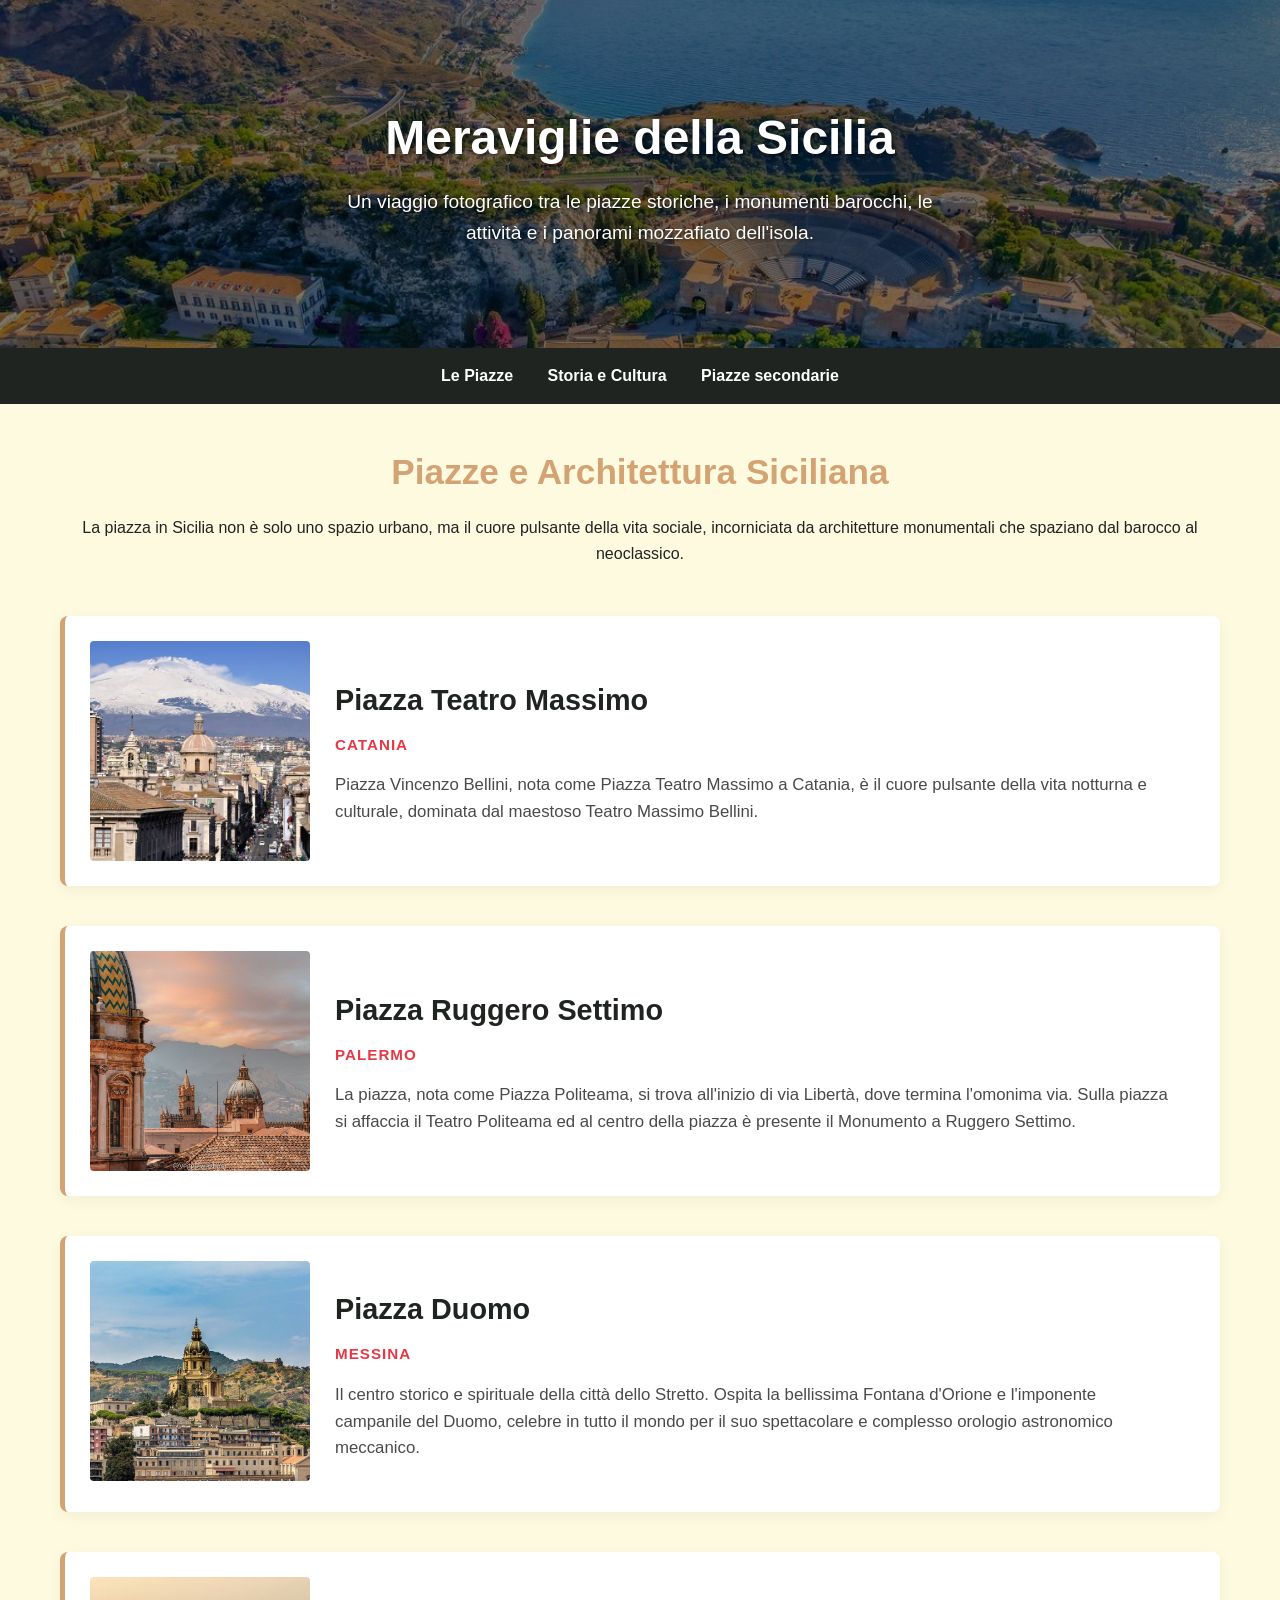
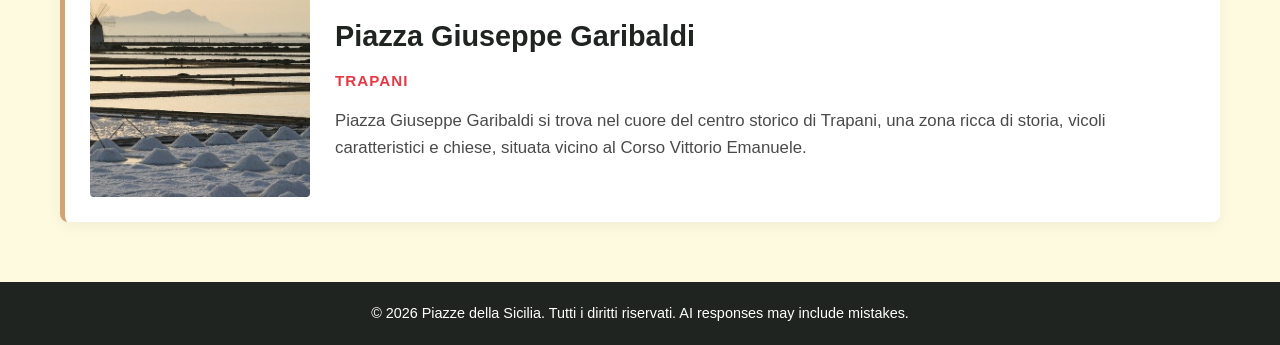
<file: index.html>
<!DOCTYPE html>
<html lang="it">
<head>
    <meta charset="UTF-8">
    <meta name="viewport" content="width=device-width, initial-scale=1.0">
    <link rel="stylesheet" href="style.css">
    <title>Le Piazze e i Tesori della Sicilia</title>
</head>
<body>

    <header>
        <h1>Meraviglie della Sicilia</h1>
        <p>Un viaggio fotografico tra le piazze storiche, i monumenti barocchi, le attività e i panorami mozzafiato dell'isola.</p>
    </header>

    <nav>
        <a href="#piazze">Le Piazze</a>
        <a href="storia_cultura.html">Storia e Cultura</a>
        <a href="piazze_secondarie.html">Piazze secondarie</a>
    </nav>

    <div class="container">
        <section class="intro">
            <h2>Piazze e Architettura Siciliana</h2>
            <p>La piazza in Sicilia non è solo uno spazio urbano, ma il cuore pulsante della vita sociale, incorniciata da architetture monumentali che spaziano dal barocco al neoclassico.</p>
        </section>

        <ul class="places-list" id="piazze">
            <li class="place-item">
                <a href="catania.html" class="card-link">
                  <img src="img/catania.jpg" alt="Piazza Teatro Massimo a Catania" class="place-img">
                    <div class="place-content">
                      <h3 class="place-title">Piazza Teatro Massimo</h3>
                      <p class="place-meta"><span class="meta-city">Catania</span></p>
                      <p class="place-desc">Piazza Vincenzo Bellini, nota come Piazza Teatro Massimo a Catania, è il cuore pulsante della vita notturna e culturale, dominata dal maestoso Teatro Massimo Bellini.</p>
                    </div>
                </a>
            </li>

            <li class="place-item">
                <a href="palermo.html" class="card-link">
                  <img src="img/palermo.jpg" alt="Piazza Ruggero Settimo a Palermo" class="place-img">
                    <div class="place-content">
                     <h3 class="place-title">Piazza Ruggero Settimo</h3>
                     <p class="place-meta"><span class="meta-city">Palermo</span></p>
                     <p class="place-desc">La piazza, nota come Piazza Politeama, si trova all'inizio di via Libertà, dove termina l'omonima via. Sulla piazza si affaccia il Teatro Politeama ed al centro della piazza è presente il Monumento a Ruggero Settimo.</p>
                    </div>   
                </a>
            </li>

            <li class="place-item">
                <a href="messina.html" class="card-link">
                   <img src="img/messina.jpg" alt="Piazza Duomo a Messina" class="place-img">
                    <div class="place-content">
                      <h3 class="place-title">Piazza Duomo</h3>
                      <p class="place-meta"><span class="meta-city">Messina</span></p>
                      <p class="place-desc">Il centro storico e spirituale della città dello Stretto. Ospita la bellissima Fontana d'Orione e l'imponente campanile del Duomo, celebre in tutto il mondo per il suo spettacolare e complesso orologio astronomico meccanico.</p>
                    </div>   
                </a>
            </li>

            <li class="place-item">
                <a href="trapani.html" class="card-link">
                   <img src="img/trapani.jpg" alt="Piazza Giuseppe Garibaldi a Trapani" class="place-img">
                    <div class="place-content">
                      <h3 class="place-title">Piazza Giuseppe Garibaldi</h3>
                      <p class="place-meta"><span class="meta-city">Trapani</span></p>
                      <p class="place-desc">Piazza Giuseppe Garibaldi si trova nel cuore del centro storico di Trapani, una zona ricca di storia, vicoli caratteristici e chiese, situata vicino al Corso Vittorio Emanuele.</p>
                    </div> 
                </a> 
            </li>
        </ul>
    </div>

    <footer>
        <p>&copy; 2026 Piazze della Sicilia. Tutti i diritti riservati. AI responses may include mistakes.</p>
    </footer>

</body>
</html>
</file>
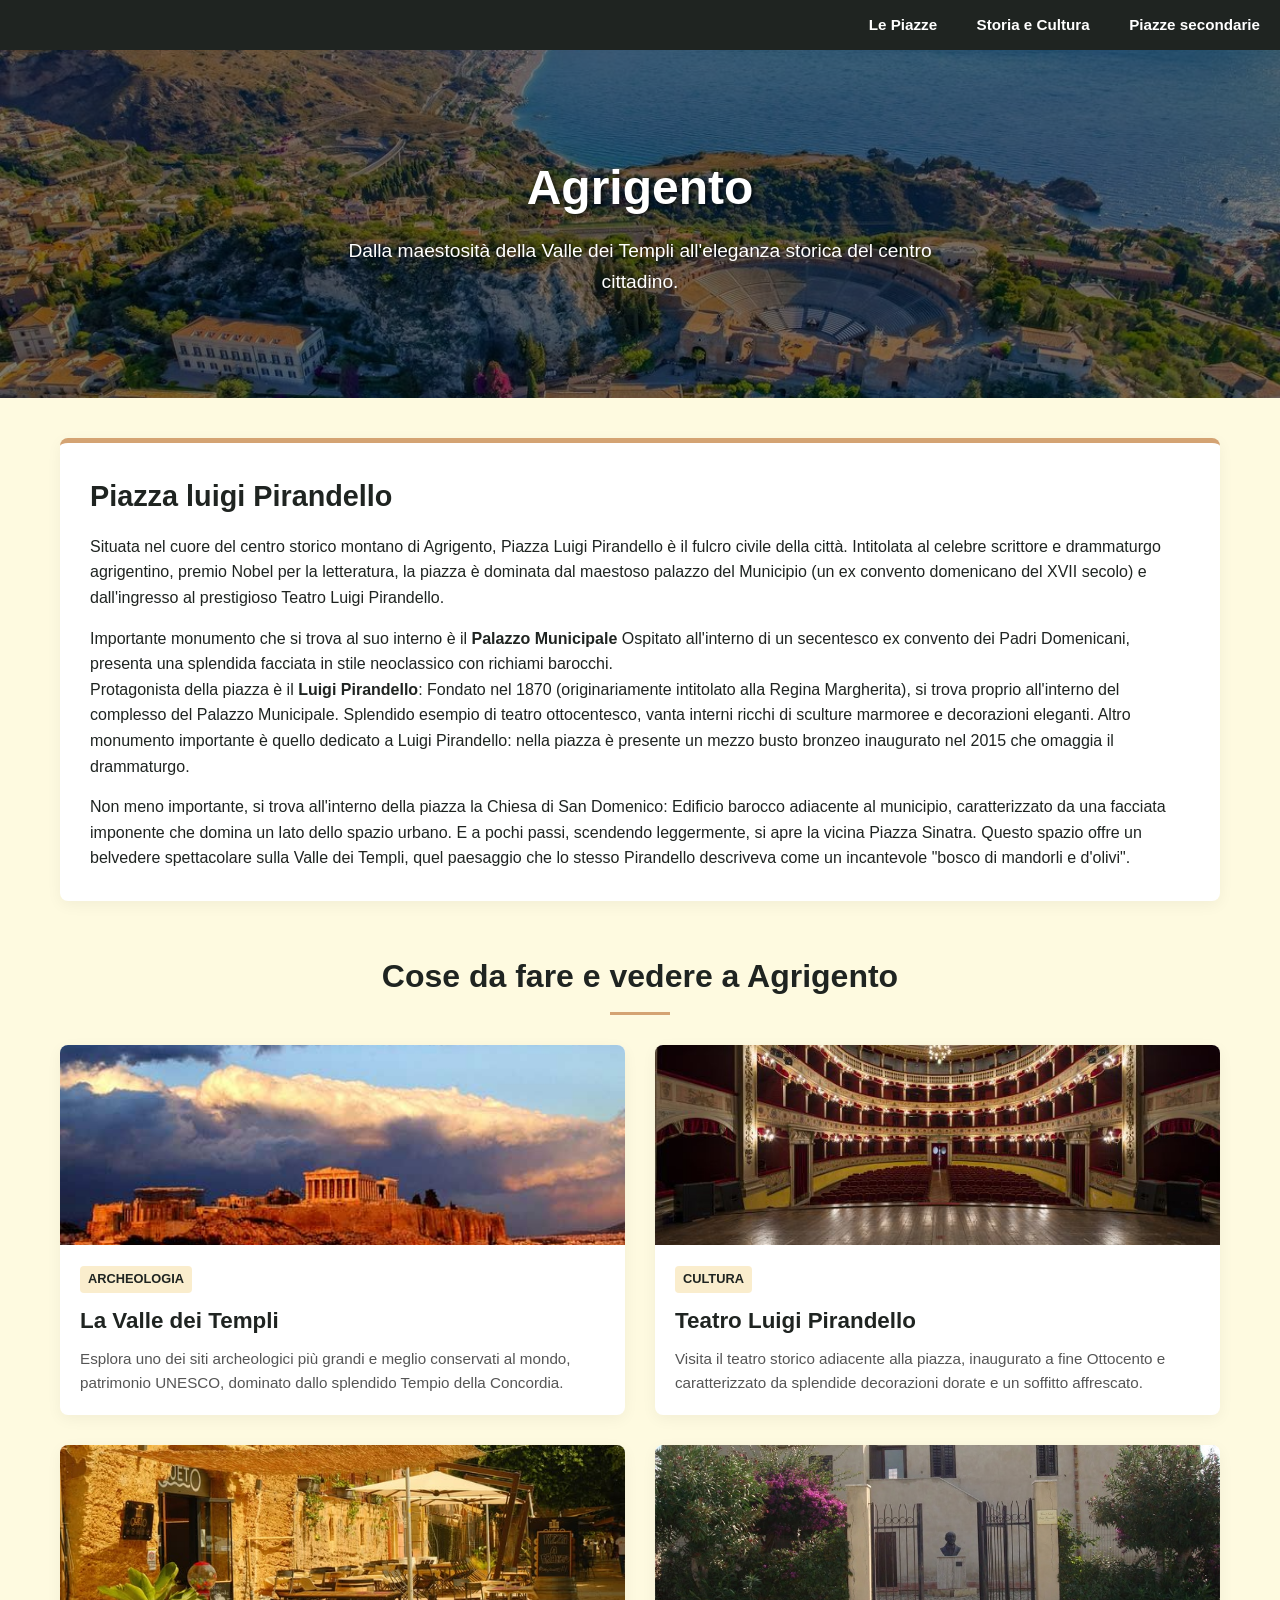
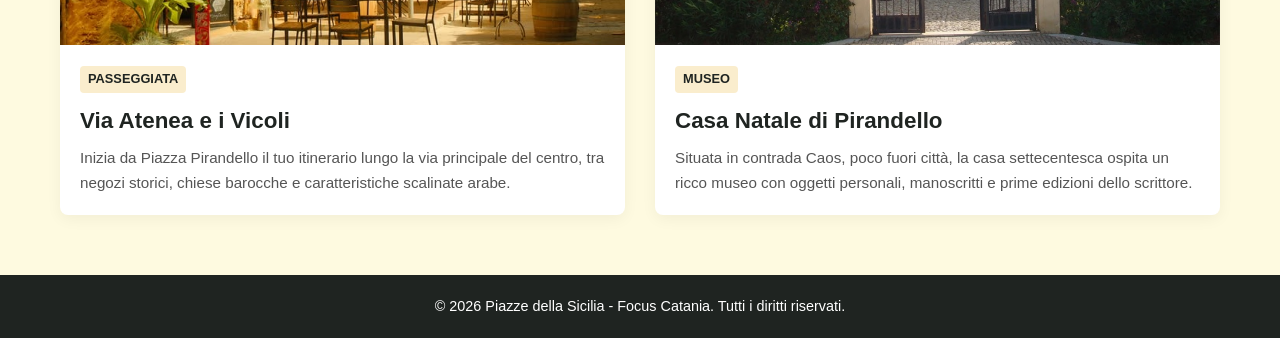
<file: agrigento.html>
<!DOCTYPE html>
<html lang="it">
<head>
    <meta charset="UTF-8">
    <meta name="viewport" content="width=device-width, initial-scale=1.0">
    <link rel="stylesheet" href="style.css">
    <title>Agrigento e Piazza Pirandello - Guida Turistica</title>
</head>
<body>

    <div class="back-nav">
        <a href="index.html">Le Piazze</a>
        <a href="storia_cultura.html">Storia e Cultura</a>
        <a href="piazze_secondarie.html">Piazze secondarie</a>
    </div>

    <header>
        <h1>Agrigento</h1>
        <p>Dalla maestosità della Valle dei Templi all'eleganza storica del centro cittadino.</p>
    </header>

    <div class="container">
        
        <article class="main-showcase">
            <h2>Piazza luigi Pirandello</h2>
            <p style="margin-bottom: 15px;">Situata nel cuore del centro storico montano di Agrigento, Piazza Luigi Pirandello è il fulcro civile della città. Intitolata al celebre scrittore e drammaturgo agrigentino, premio Nobel per la letteratura, la piazza è dominata dal maestoso palazzo del Municipio (un ex convento domenicano del XVII secolo) e dall'ingresso al prestigioso Teatro Luigi Pirandello.</p>
            <p>Importante monumento che si trova al suo interno è il <strong>Palazzo Municipale</strong> Ospitato all'interno di un secentesco ex convento dei Padri Domenicani, presenta una splendida facciata in stile neoclassico con richiami barocchi.</p>
            <p style="margin-bottom: 15px;">Protagonista della piazza è il <strong>Luigi Pirandello</strong>: Fondato nel 1870 (originariamente intitolato alla Regina Margherita), si trova proprio all'interno del complesso del Palazzo Municipale. Splendido esempio di teatro ottocentesco, vanta interni ricchi di sculture marmoree e decorazioni eleganti. Altro monumento importante è quello dedicato a Luigi Pirandello: nella piazza è presente un mezzo busto bronzeo inaugurato nel 2015 che omaggia il drammaturgo.</p>
            <p>Non meno importante, si trova all'interno della piazza la Chiesa di San Domenico: Edificio barocco adiacente al municipio, caratterizzato da una facciata imponente che domina un lato dello spazio urbano. E a pochi passi, scendendo leggermente, si apre la vicina Piazza Sinatra. Questo spazio offre un belvedere spettacolare sulla Valle dei Templi, quel paesaggio che lo stesso Pirandello descriveva come un incantevole "bosco di mandorli e d'olivi". </p>
        </article>

        <h2 class="section-title">Cose da fare e vedere a Agrigento</h2>
        
        <div class="activities-grid">
            
            <div class="activity-card">
                <img src="img/valle dei templi.jpg" alt="Tempio della Concordia nella Valle dei Templi" class="activity-img">
                <div class="activity-info">
                    <span class="activity-tag">Archeologia</span>
                    <h3>La Valle dei Templi</h3>
                    <p>Esplora uno dei siti archeologici più grandi e meglio conservati al mondo, patrimonio UNESCO, dominato dallo splendido Tempio della Concordia.</p>
                </div>
            </div>

            <div class="activity-card">
                <img src="img/teatro_luigi_pirandello.jpg" alt="Interno del Teatro Luigi Pirandello" class="activity-img">
                <div class="activity-info">
                    <span class="activity-tag">Cultura</span>
                    <h3>Teatro Luigi Pirandello</h3>
                    <p>Visita il teatro storico adiacente alla piazza, inaugurato a fine Ottocento e caratterizzato da splendide decorazioni dorate e un soffitto affrescato.</p>
                </div>
            </div>

            <div class="activity-card">
                <img src="img/via_atenea.jpg" alt="Scorcio di Via Atenea ad Agrigento" class="activity-img">
                <div class="activity-info">
                    <span class="activity-tag">Passeggiata</span>
                    <h3>Via Atenea e i Vicoli</h3>
                    <p>Inizia da Piazza Pirandello il tuo itinerario lungo la via principale del centro, tra negozi storici, chiese barocche e caratteristiche scalinate arabe.</p>
                </div>
            </div>

            <div class="activity-card">
                <img src="img/casa_pirandello.jpg" alt="Casa natale di Luigi Pirandello in contrada Caos" class="activity-img">
                <div class="activity-info">
                    <span class="activity-tag">Museo</span>
                    <h3>Casa Natale di Pirandello</h3>
                    <p>Situata in contrada Caos, poco fuori città, la casa settecentesca ospita un ricco museo con oggetti personali, manoscritti e prime edizioni dello scrittore.</p>
                </div>
            </div>

        </div>
    </div>

    <footer>
        <p>&copy; 2026 Piazze della Sicilia - Focus Catania. Tutti i diritti riservati.</p>
    </footer>

</body>
</html>
</file>
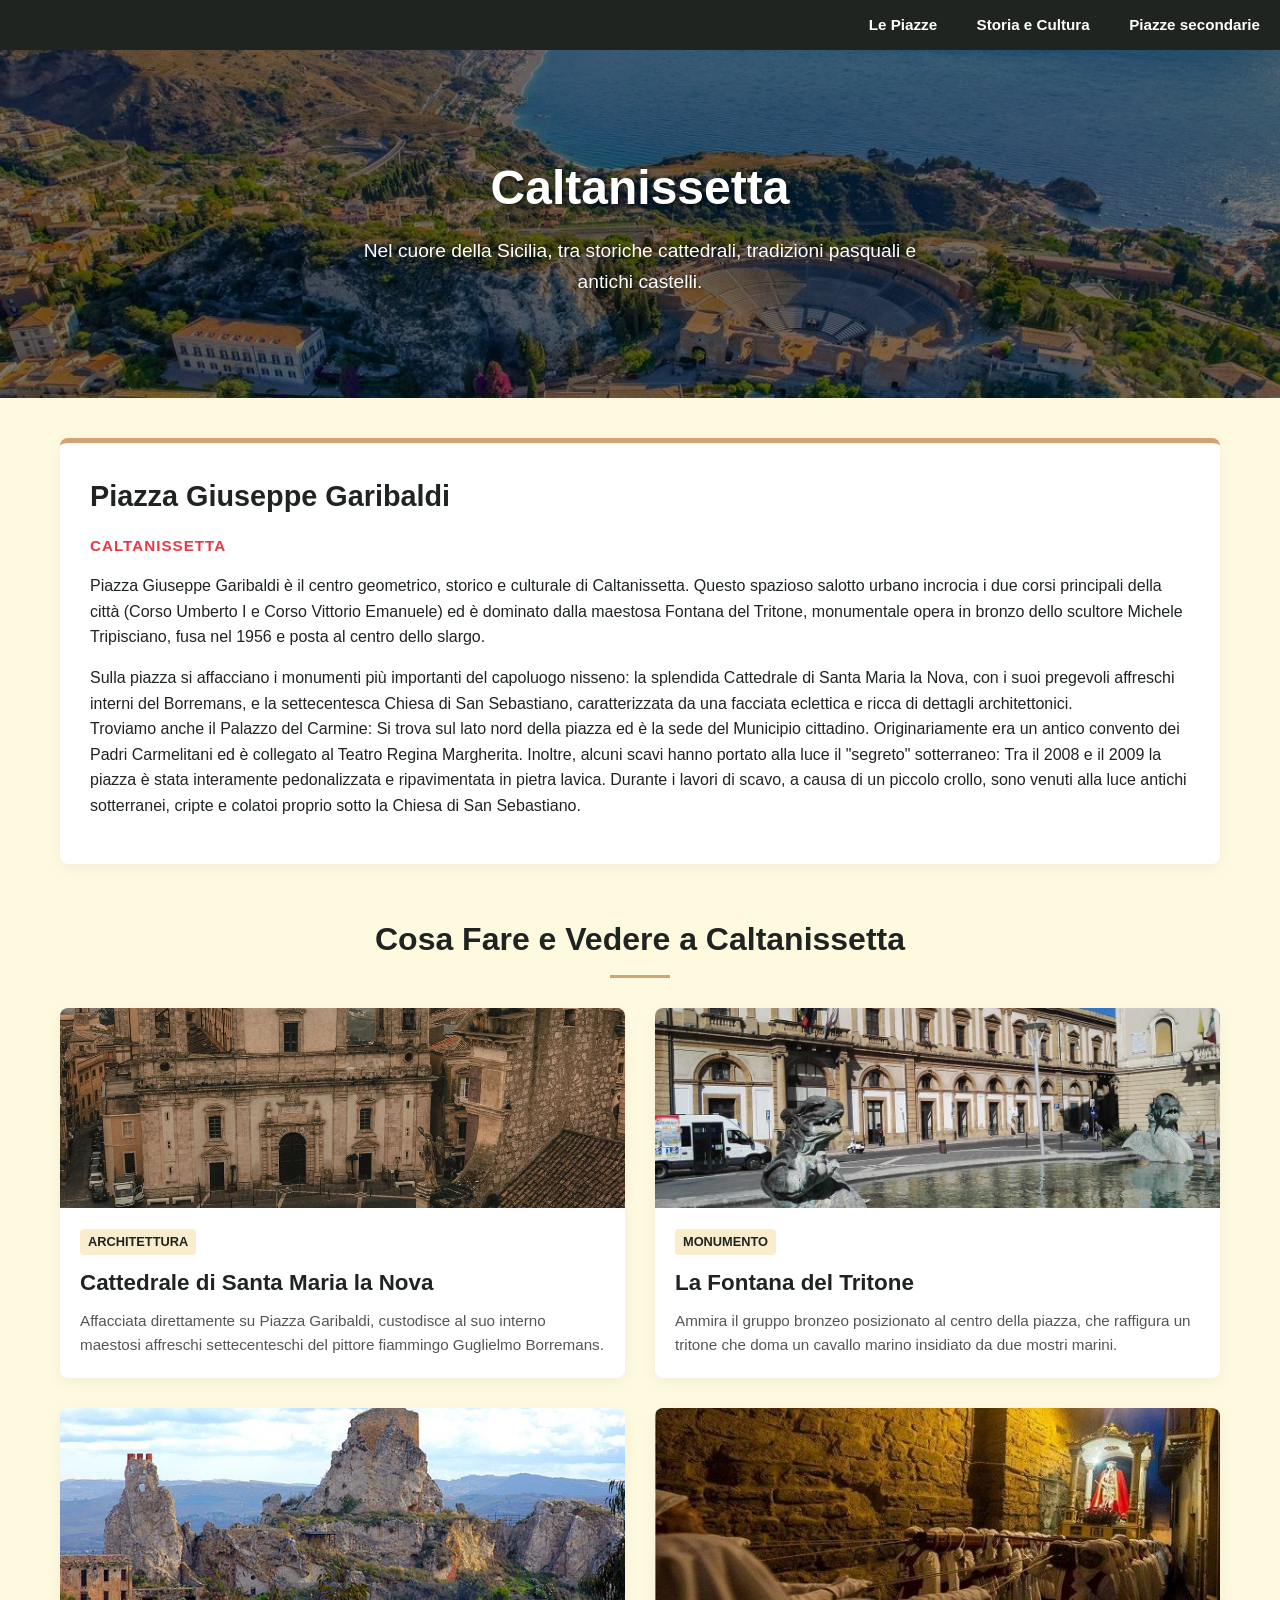
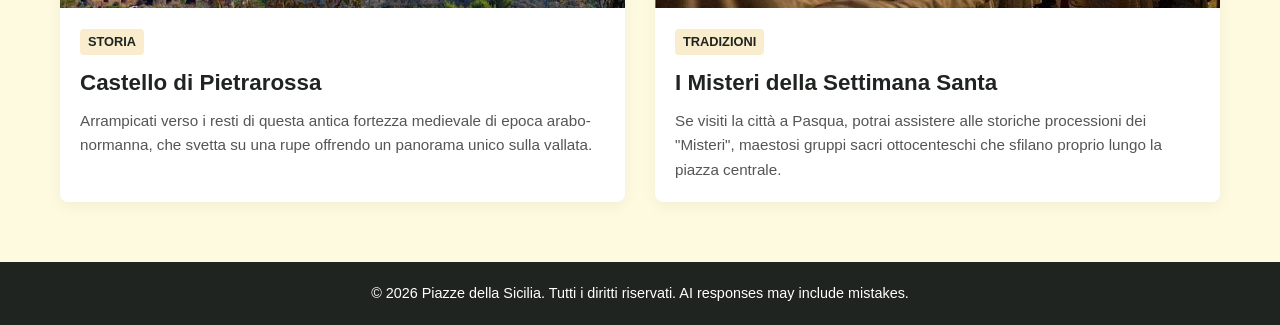
<file: caltanissetta.html>
<!DOCTYPE html>
<html lang="it">
<head>
    <meta charset="UTF-8">
    <meta name="viewport" content="width=device-width, initial-scale=1.0">
    <link rel="stylesheet" href="style.css">
    <title>Caltanissetta e Piazza Garibaldi - Meraviglie della Sicilia</title>
</head>
<body>
   
    <div class="back-nav">
        <a href="index.html">Le Piazze</a>
        <a href="storia_cultura.html">Storia e Cultura</a>
        <a href="piazze_secondarie.html">Piazze secondarie</a>
    </div>

    <header>
        <h1>Caltanissetta</h1>
        <p>Nel cuore della Sicilia, tra storiche cattedrali, tradizioni pasquali e antichi castelli.</p>
    </header>

    <div class="container">
        
        <section class="main-showcase">
            <h2>Piazza Giuseppe Garibaldi</h2>
            <p class="place-meta mb-15">Caltanissetta</p>
            <p style="margin-bottom: 15px;">Piazza Giuseppe Garibaldi è il centro geometrico, storico e culturale di Caltanissetta. Questo spazioso salotto urbano incrocia i due corsi principali della città (Corso Umberto I e Corso Vittorio Emanuele) ed è dominato dalla maestosa Fontana del Tritone, monumentale opera in bronzo dello scultore Michele Tripisciano, fusa nel 1956 e posta al centro dello slargo.</p>
            <p>Sulla piazza si affacciano i monumenti più importanti del capoluogo nisseno: la splendida Cattedrale di Santa Maria la Nova, con i suoi pregevoli affreschi interni del Borremans, e la settecentesca Chiesa di San Sebastiano, caratterizzata da una facciata eclettica e ricca di dettagli architettonici.</p>
            <p style="margin-bottom: 15px;">Troviamo anche il Palazzo del Carmine: Si trova sul lato nord della piazza ed è la sede del Municipio cittadino. Originariamente era un antico convento dei Padri Carmelitani ed è collegato al Teatro Regina Margherita. Inoltre, alcuni scavi hanno portato alla luce il "segreto" sotterraneo: Tra il 2008 e il 2009 la piazza è stata interamente pedonalizzata e ripavimentata in pietra lavica. Durante i lavori di scavo, a causa di un piccolo crollo, sono venuti alla luce antichi sotterranei, cripte e colatoi proprio sotto la Chiesa di San Sebastiano.</p>
        </section>

        <section class="activities-section">
            <h2 class="section-title">Cosa Fare e Vedere a Caltanissetta</h2>
            
            <div class="activities-grid">
                <div class="activity-card">
                    <img src="img/cattedrale_caltanissetta.jpg" alt="Facciata della Cattedrale di Caltanissetta" class="activity-img">
                    <div class="activity-info">
                        <span class="activity-tag">Architettura</span>
                        <h3>Cattedrale di Santa Maria la Nova</h3>
                        <p>Affacciata direttamente su Piazza Garibaldi, custodisce al suo interno maestosi affreschi settecenteschi del pittore fiammingo Guglielmo Borremans.</p>
                    </div>
                </div>

                <div class="activity-card">
                    <img src="img/fontana_tritone.jpg" alt="La Fontana del Tritone a Caltanissetta" class="activity-img">
                    <div class="activity-info">
                        <span class="activity-tag">Monumento</span>
                        <h3>La Fontana del Tritone</h3>
                        <p>Ammira il gruppo bronzeo posizionato al centro della piazza, che raffigura un tritone che doma un cavallo marino insidiato da due mostri marini.</p>
                    </div>
                </div>

                <div class="activity-card">
                    <img src="img/castello_pietrarossa.jpg" alt="I resti del Castello di Pietrarossa" class="activity-img">
                    <div class="activity-info">
                        <span class="activity-tag">Storia</span>
                        <h3>Castello di Pietrarossa</h3>
                        <p>Arrampicati verso i resti di questa antica fortezza medievale di epoca arabo-normanna, che svetta su una rupe offrendo un panorama unico sulla vallata.</p>
                    </div>
                </div>

                <div class="activity-card">
                    <img src="img/settimana_santa.jpg" alt="Processione dei Misteri a Caltanissetta" class="activity-img">
                    <div class="activity-info">
                        <span class="activity-tag">Tradizioni</span>
                        <h3>I Misteri della Settimana Santa</h3>
                        <p>Se visiti la città a Pasqua, potrai assistere alle storiche processioni dei "Misteri", maestosi gruppi sacri ottocenteschi che sfilano proprio lungo la piazza centrale.</p>
                    </div>
                </div>

            </div>
        </section>
    </div>

    <footer>
        <p>&copy; 2026 Piazze della Sicilia. Tutti i diritti riservati. AI responses may include mistakes.</p>
    </footer>

</body>
</html>
</file>
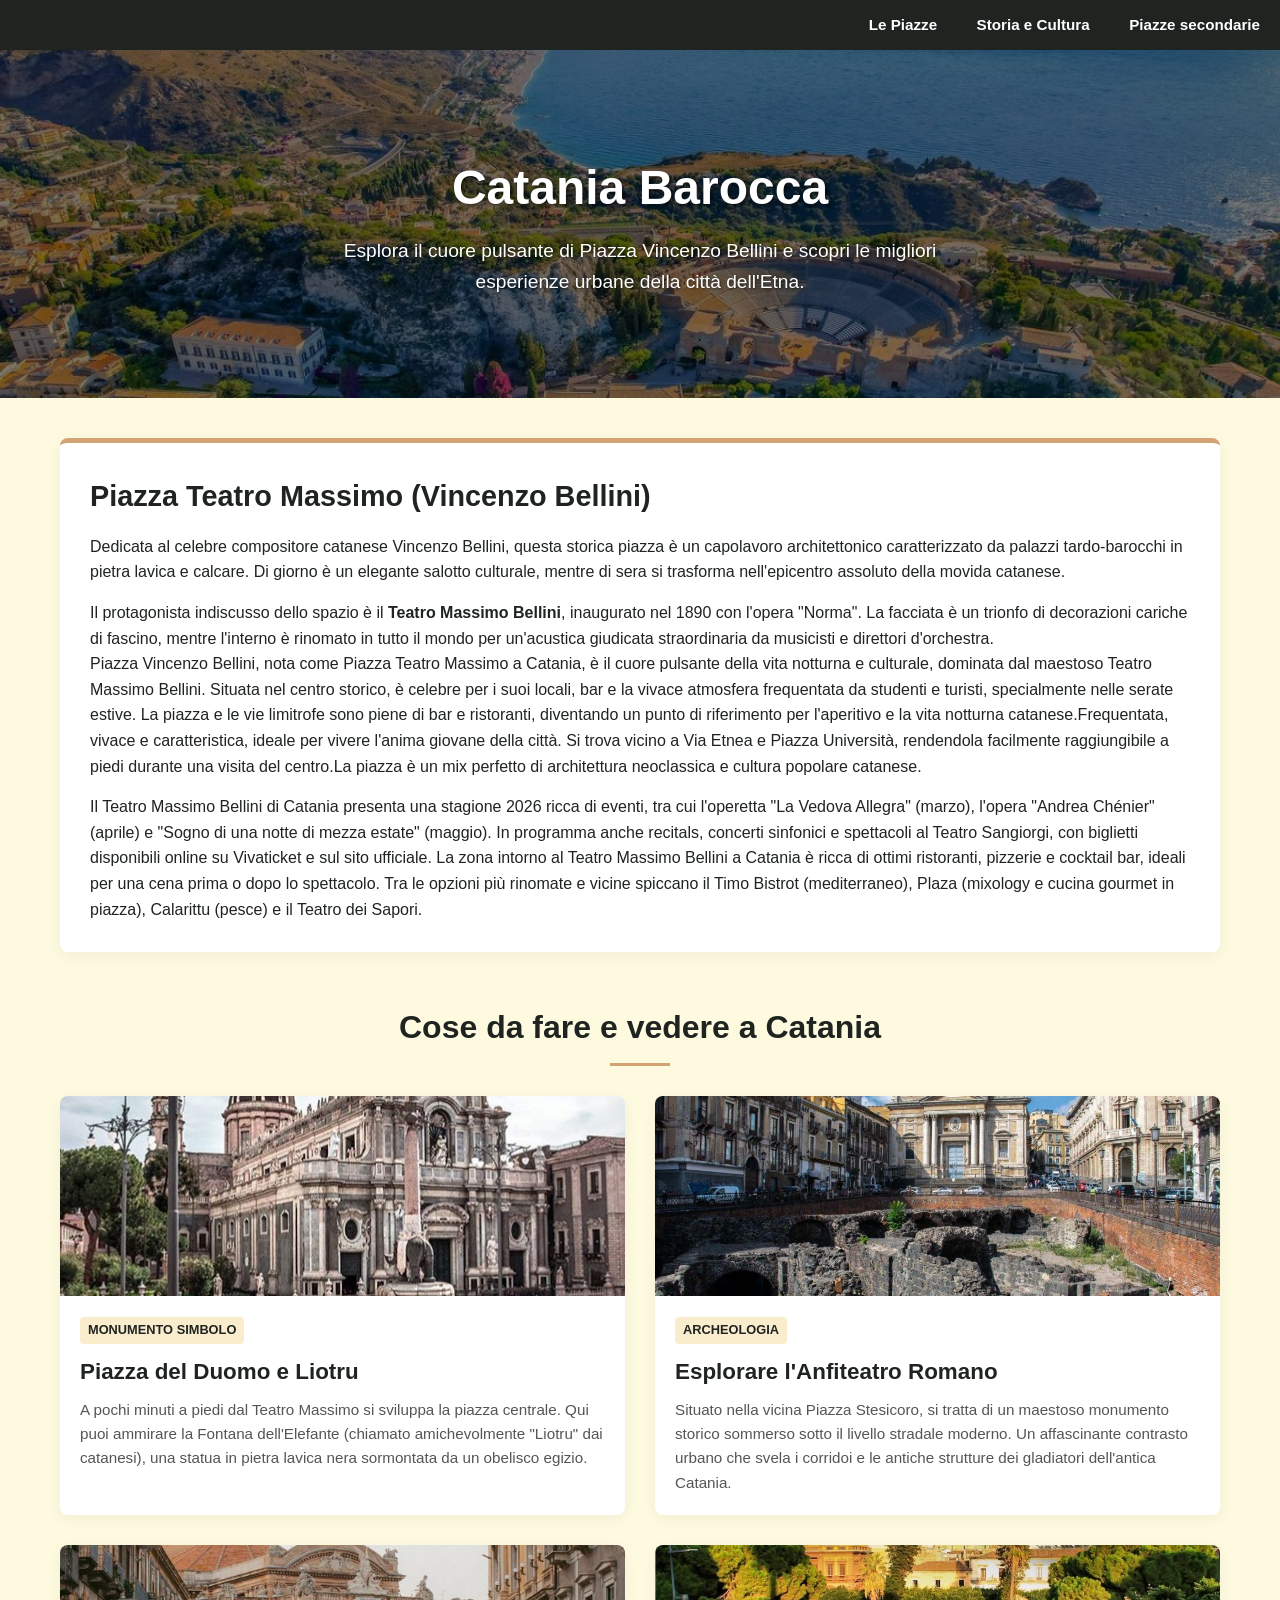
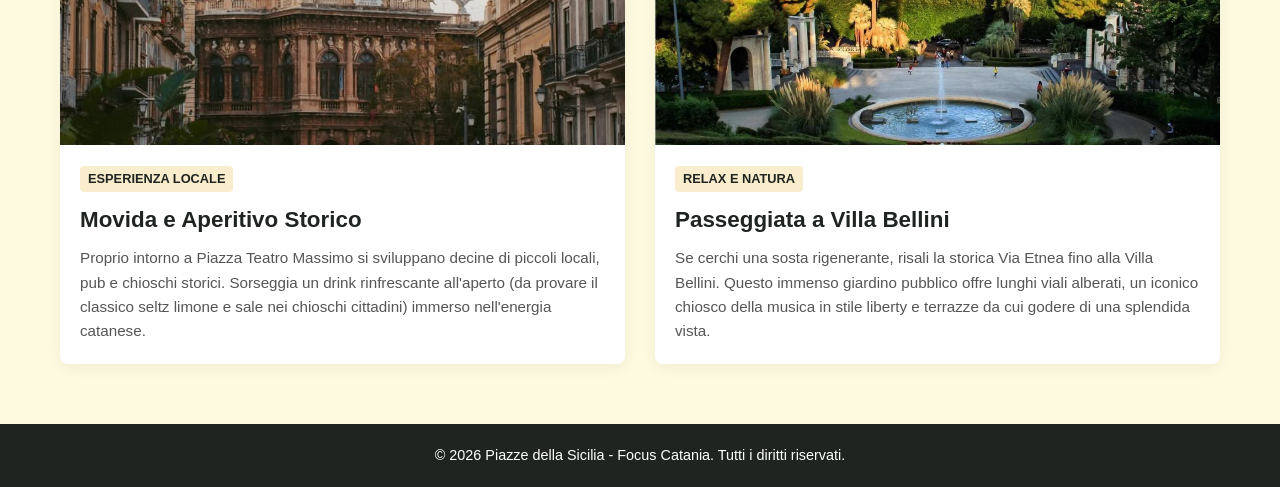
<file: catania.html>
<!DOCTYPE html>
<html lang="it">
<head>
    <meta charset="UTF-8">
    <meta name="viewport" content="width=device-width, initial-scale=1.0">
    <link rel="stylesheet" href="style.css">
    <title>Catania e Piazza Teatro Massimo - Guida Turistica</title>
</head>
<body>

    <div class="back-nav">
        <a href="index.html">Le Piazze</a>
        <a href="storia_cultura.html">Storia e Cultura</a>
        <a href="piazze_secondarie.html">Piazze secondarie</a>
    </div>

    <header>
        <h1>Catania Barocca</h1>
        <p>Esplora il cuore pulsante di Piazza Vincenzo Bellini e scopri le migliori esperienze urbane della città dell'Etna.</p>
    </header>

    <div class="container">
        
        <article class="main-showcase">
            <h2>Piazza Teatro Massimo (Vincenzo Bellini)</h2>
            <p style="margin-bottom: 15px;">Dedicata al celebre compositore catanese Vincenzo Bellini, questa storica piazza è un capolavoro architettonico caratterizzato da palazzi tardo-barocchi in pietra lavica e calcare. Di giorno è un elegante salotto culturale, mentre di sera si trasforma nell'epicentro assoluto della movida catanese.</p>
            <p>Il protagonista indiscusso dello spazio è il <strong>Teatro Massimo Bellini</strong>, inaugurato nel 1890 con l'opera "Norma". La facciata è un trionfo di decorazioni cariche di fascino, mentre l'interno è rinomato in tutto il mondo per un'acustica giudicata straordinaria da musicisti e direttori d'orchestra.</p>
            <p style="margin-bottom: 15px;">Piazza Vincenzo Bellini, nota come Piazza Teatro Massimo a Catania, è il cuore pulsante della vita notturna e culturale, dominata dal maestoso Teatro Massimo Bellini. Situata nel centro storico, è celebre per i suoi locali, bar e la vivace atmosfera frequentata da studenti e turisti, specialmente nelle serate estive. La piazza e le vie limitrofe sono piene di bar e ristoranti, diventando un punto di riferimento per l'aperitivo e la vita notturna catanese.Frequentata, vivace e caratteristica, ideale per vivere l'anima giovane della città. Si trova vicino a Via Etnea e Piazza Università, rendendola facilmente raggiungibile a piedi durante una visita del centro.La piazza è un mix perfetto di architettura neoclassica e cultura popolare catanese.</p>
            <p>Il Teatro Massimo Bellini di Catania presenta una stagione 2026 ricca di eventi, tra cui l'operetta "La Vedova Allegra" (marzo), l'opera "Andrea Chénier" (aprile) e "Sogno di una notte di mezza estate" (maggio). In programma anche recitals, concerti sinfonici e spettacoli al Teatro Sangiorgi, con biglietti disponibili online su Vivaticket e sul sito ufficiale. La zona intorno al Teatro Massimo Bellini a Catania è ricca di ottimi ristoranti, pizzerie e cocktail bar, ideali per una cena prima o dopo lo spettacolo. Tra le opzioni più rinomate e vicine spiccano il Timo Bistrot (mediterraneo), Plaza (mixology e cucina gourmet in piazza), Calarittu (pesce) e il Teatro dei Sapori.</p>
        </article>

        <h2 class="section-title">Cose da fare e vedere a Catania</h2>
        
        <div class="activities-grid">
            
            <div class="activity-card">
                <img src="img/elefante_catania.jpg" alt="Piazza Duomo" class="activity-img">
                <div class="activity-info">
                    <span class="activity-tag">Monumento Simbolo</span>
                    <h3>Piazza del Duomo e Liotru</h3>
                    <p>A pochi minuti a piedi dal Teatro Massimo si sviluppa la piazza centrale. Qui puoi ammirare la Fontana dell'Elefante (chiamato amichevolmente "Liotru" dai catanesi), una statua in pietra lavica nera sormontata da un obelisco egizio.</p>
                </div>
            </div>

            <div class="activity-card">
                <img src="img/piazza_stesicoro.jpg" alt="Anfiteatro Romano" class="activity-img">
                <div class="activity-info">
                    <span class="activity-tag">Archeologia</span>
                    <h3>Esplorare l'Anfiteatro Romano</h3>
                    <p>Situato nella vicina Piazza Stesicoro, si tratta di un maestoso monumento storico sommerso sotto il livello stradale moderno. Un affascinante contrasto urbano che svela i corridoi e le antiche strutture dei gladiatori dell'antica Catania.</p>
                </div>
            </div>

            <div class="activity-card">
                <img src="img/street_food_catania.jpg" alt="Movida e Street Food" class="activity-img">
                <div class="activity-info">
                    <span class="activity-tag">Esperienza Locale</span>
                    <h3>Movida e Aperitivo Storico</h3>
                    <p>Proprio intorno a Piazza Teatro Massimo si sviluppano decine di piccoli locali, pub e chioschi storici. Sorseggia un drink rinfrescante all'aperto (da provare il classico seltz limone e sale nei chioschi cittadini) immerso nell'energia catanese.</p>
                </div>
            </div>

            <div class="activity-card">
                <img src="img/villa_bellini_catania.jpg" alt="Villa Bellini" class="activity-img">
                <div class="activity-info">
                    <span class="activity-tag">Relax e Natura</span>
                    <h3>Passeggiata a Villa Bellini</h3>
                    <p>Se cerchi una sosta rigenerante, risali la storica Via Etnea fino alla Villa Bellini. Questo immenso giardino pubblico offre lunghi viali alberati, un iconico chiosco della musica in stile liberty e terrazze da cui godere di una splendida vista.</p>
                </div>
            </div>

        </div>
    </div>

    <footer>
        <p>&copy; 2026 Piazze della Sicilia - Focus Catania. Tutti i diritti riservati.</p>
    </footer>

</body>
</html>
</file>
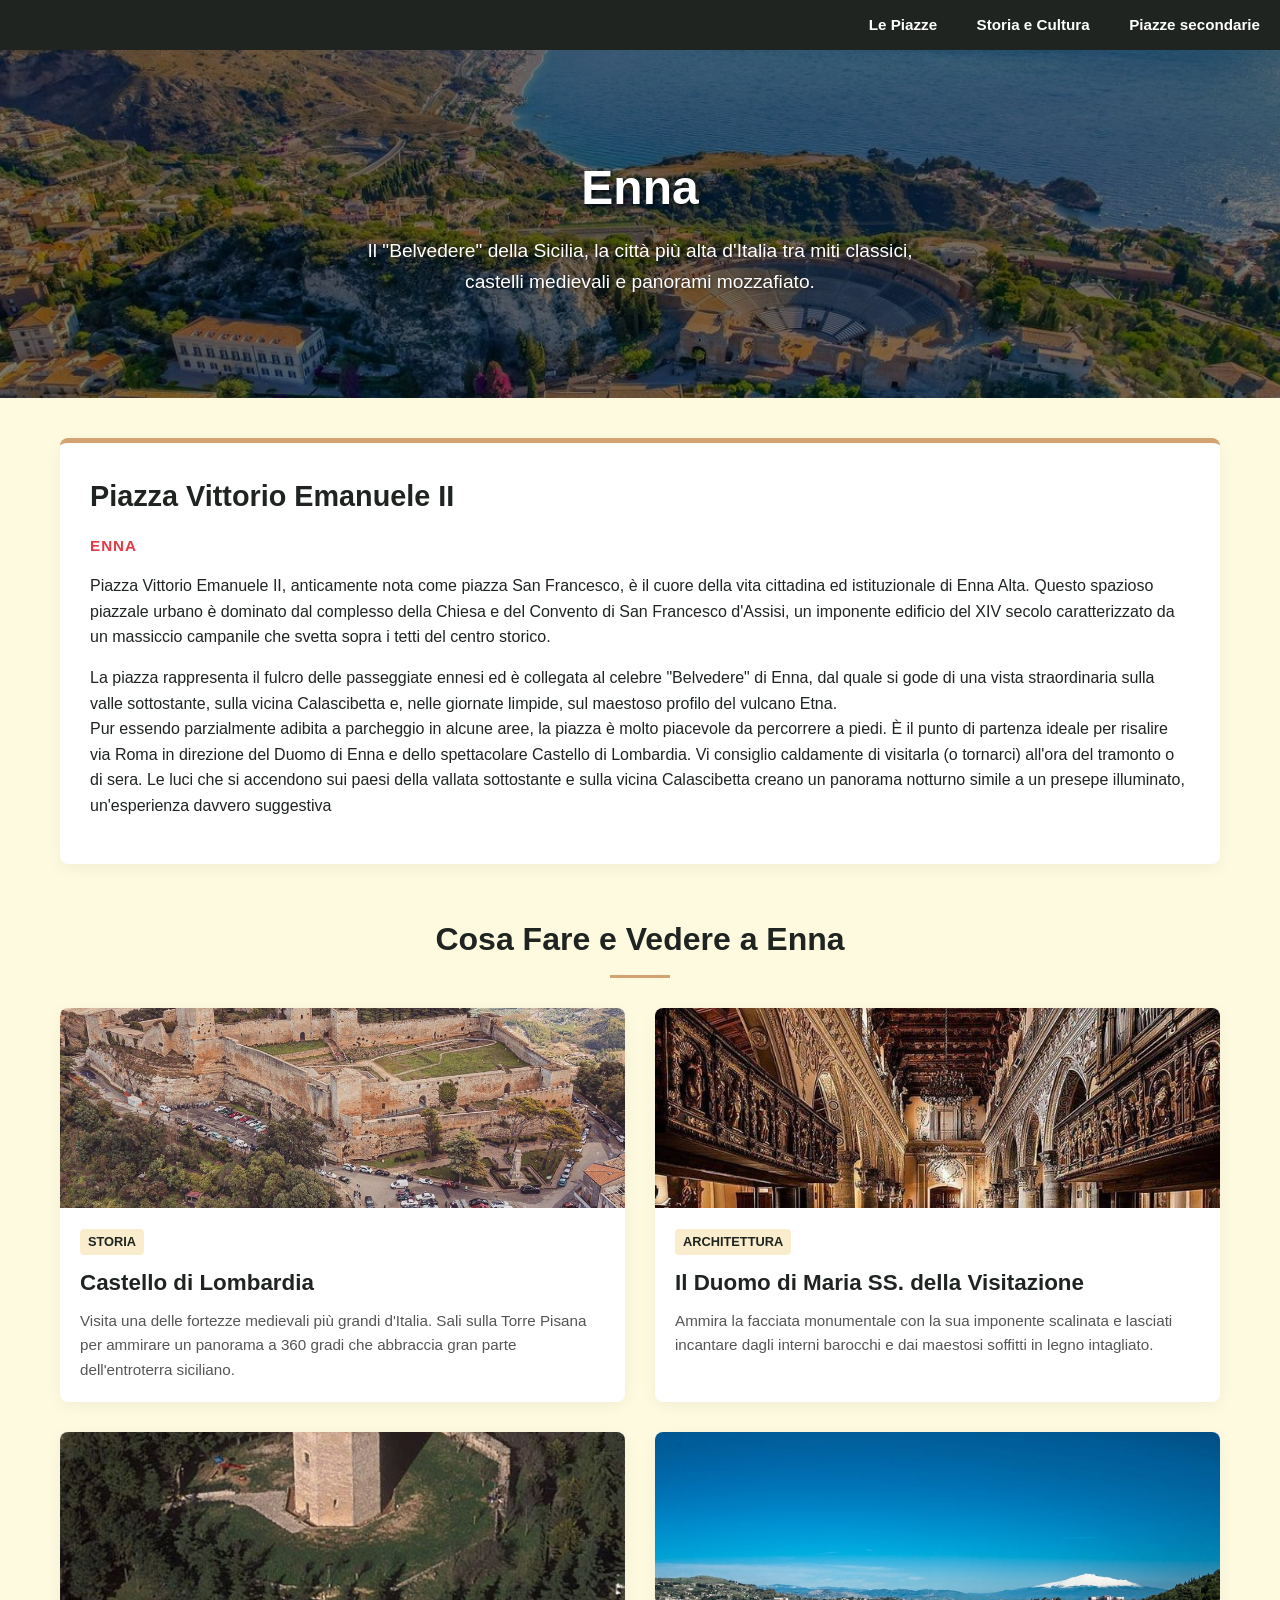
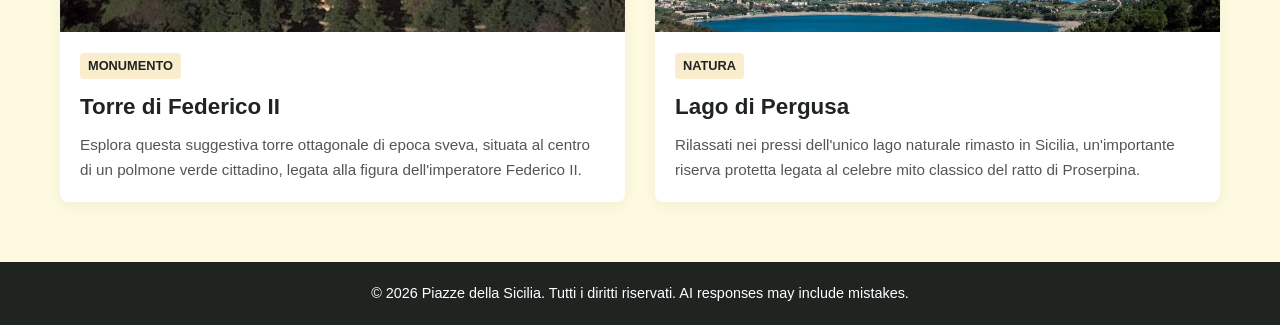
<file: enna.html>
<!DOCTYPE html>
<html lang="it">
<head>
    <meta charset="UTF-8">
    <meta name="viewport" content="width=device-width, initial-scale=1.0">
    <link rel="stylesheet" href="style.css">
    <title>Enna e Piazza Vittorio Emanuele - Meraviglie della Sicilia</title>
</head>
<body>

    <div class="back-nav">
        <a href="index.html">Le Piazze</a>
        <a href="storia_cultura.html">Storia e Cultura</a>
        <a href="piazze_secondarie.html">Piazze secondarie</a>
    </div>

    <header>
        <h1>Enna</h1>
        <p>Il "Belvedere" della Sicilia, la città più alta d'Italia tra miti classici, castelli medievali e panorami mozzafiato.</p>
    </header>

    <div class="container">
        
        <section class="main-showcase">
            <h2>Piazza Vittorio Emanuele II</h2>
            <p class="place-meta mb-15">Enna</p>
            <p style="margin-bottom: 15px;">Piazza Vittorio Emanuele II, anticamente nota come piazza San Francesco, è il cuore della vita cittadina ed istituzionale di Enna Alta. Questo spazioso piazzale urbano è dominato dal complesso della Chiesa e del Convento di San Francesco d'Assisi, un imponente edificio del XIV secolo caratterizzato da un massiccio campanile che svetta sopra i tetti del centro storico.</p>
            <p>La piazza rappresenta il fulcro delle passeggiate ennesi ed è collegata al celebre "Belvedere" di Enna, dal quale si gode di una vista straordinaria sulla valle sottostante, sulla vicina Calascibetta e, nelle giornate limpide, sul maestoso profilo del vulcano Etna.</p>
            <p style="margin-bottom: 15px;">Pur essendo parzialmente adibita a parcheggio in alcune aree, la piazza è molto piacevole da percorrere a piedi. È il punto di partenza ideale per risalire via Roma in direzione del Duomo di Enna e dello spettacolare Castello di Lombardia. Vi consiglio caldamente di visitarla (o tornarci) all'ora del tramonto o di sera. Le luci che si accendono sui paesi della vallata sottostante e sulla vicina Calascibetta creano un panorama notturno simile a un presepe illuminato, un'esperienza davvero suggestiva</p>
        </section>

        <section class="activities-section">
            <h2 class="section-title">Cosa Fare e Vedere a Enna</h2>
            
            <div class="activities-grid">
                
                <div class="activity-card">
                    <img src="img/castello-lombardia_enna.jpg" alt="Il Castello di Lombardia a Enna" class="activity-img">
                    <div class="activity-info">
                        <span class="activity-tag">Storia</span>
                        <h3>Castello di Lombardia</h3>
                        <p>Visita una delle fortezze medievali più grandi d'Italia. Sali sulla Torre Pisana per ammirare un panorama a 360 gradi che abbraccia gran parte dell'entroterra siciliano.</p>
                    </div>
                </div>

                <div class="activity-card">
                    <img src="img/duomo_enna.jpg" alt="La facciata e la scalinata del Duomo di Enna" class="activity-img">
                    <div class="activity-info">
                        <span class="activity-tag">Architettura</span>
                        <h3>Il Duomo di Maria SS. della Visitazione</h3>
                        <p>Ammira la facciata monumentale con la sua imponente scalinata e lasciati incantare dagli interni barocchi e dai maestosi soffitti in legno intagliato.</p>
                    </div>
                </div>

                <div class="activity-card">
                    <img src="img/torre_federico_II.jpg" alt="La Torre di Federico II immersa nel parco" class="activity-img">
                    <div class="activity-info">
                        <span class="activity-tag">Monumento</span>
                        <h3>Torre di Federico II</h3>
                        <p>Esplora questa suggestiva torre ottagonale di epoca sveva, situata al centro di un polmone verde cittadino, legata alla figura dell'imperatore Federico II.</p>
                    </div>
                </div>

                <div class="activity-card">
                    <img src="img/lago_pergusa.jpg" alt="Veduta panoramica del Lago di Pergusa" class="activity-img">
                    <div class="activity-info">
                        <span class="activity-tag">Natura</span>
                        <h3>Lago di Pergusa</h3>
                        <p>Rilassati nei pressi dell'unico lago naturale rimasto in Sicilia, un'importante riserva protetta legata al celebre mito classico del ratto di Proserpina.</p>
                    </div>
                </div>

            </div>
        </section>
    </div>

    <footer>
        <p>&copy; 2026 Piazze della Sicilia. Tutti i diritti riservati. AI responses may include mistakes.</p>
    </footer>

</body>
</html>
</file>
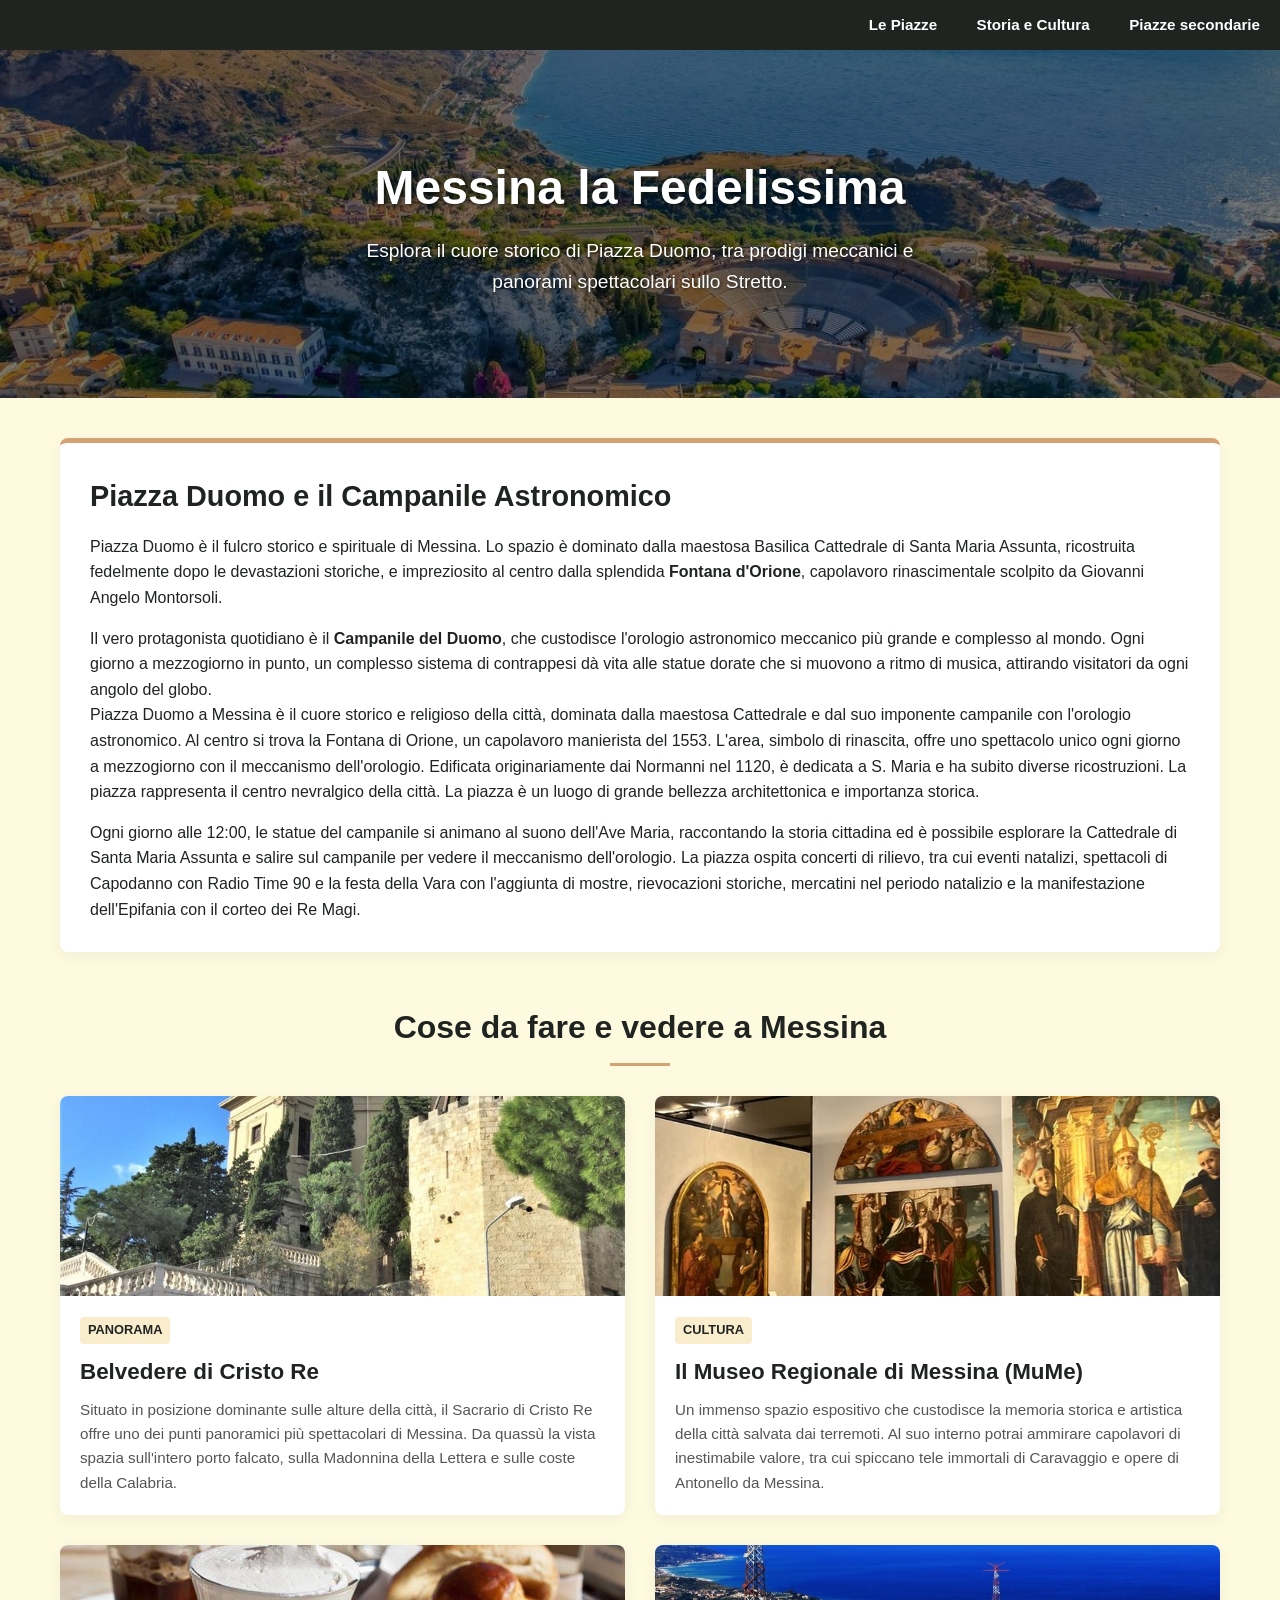
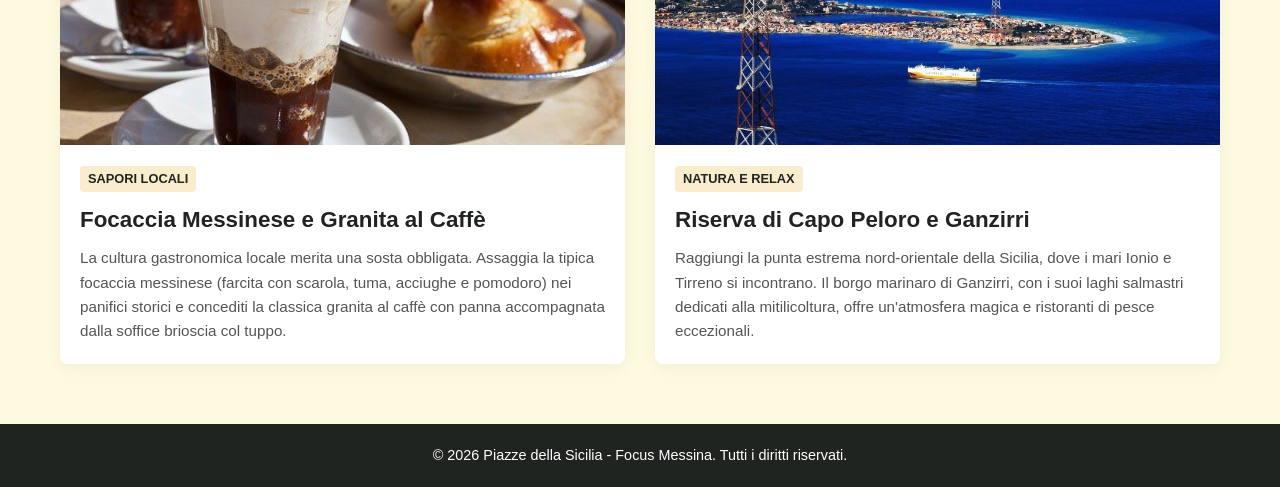
<file: messina.html>
<!DOCTYPE html>
<html lang="it">
<head>
    <meta charset="UTF-8">
    <meta name="viewport" content="width=device-width, initial-scale=1.0">
    <link rel="stylesheet" href="style.css">
    <title>Messina e Piazza Duomo - Guida Turistica</title>
</head>
<body>

    <div class="back-nav">
        <a href="index.html">Le Piazze</a>
        <a href="storia_cultura.html">Storia e Cultura</a>
        <a href="piazze_secondarie.html">Piazze secondarie</a>
    </div>

    <header>
        <h1>Messina la Fedelissima</h1>
        <p>Esplora il cuore storico di Piazza Duomo, tra prodigi meccanici e panorami spettacolari sullo Stretto.</p>
    </header>

    <div class="container">
        
        <article class="main-showcase">
            <h2>Piazza Duomo e il Campanile Astronomico</h2>
            <p style="margin-bottom: 15px;">Piazza Duomo è il fulcro storico e spirituale di Messina. Lo spazio è dominato dalla maestosa Basilica Cattedrale di Santa Maria Assunta, ricostruita fedelmente dopo le devastazioni storiche, e impreziosito al centro dalla splendida <strong>Fontana d'Orione</strong>, capolavoro rinascimentale scolpito da Giovanni Angelo Montorsoli.</p>
            <p>Il vero protagonista quotidiano è il <strong>Campanile del Duomo</strong>, che custodisce l'orologio astronomico meccanico più grande e complesso al mondo. Ogni giorno a mezzogiorno in punto, un complesso sistema di contrappesi dà vita alle statue dorate che si muovono a ritmo di musica, attirando visitatori da ogni angolo del globo.</p>
            <p style="margin-bottom: 15px;">Piazza Duomo a Messina è il cuore storico e religioso della città, dominata dalla maestosa Cattedrale e dal suo imponente campanile con l'orologio astronomico. Al centro si trova la Fontana di Orione, un capolavoro manierista del 1553. L'area, simbolo di rinascita, offre uno spettacolo unico ogni giorno a mezzogiorno con il meccanismo dell'orologio. Edificata originariamente dai Normanni nel 1120, è dedicata a S. Maria e ha subito diverse ricostruzioni. La piazza rappresenta il centro nevralgico della città. La piazza è un luogo di grande bellezza architettonica e importanza storica.</p>
            <p>Ogni giorno alle 12:00, le statue del campanile si animano al suono dell'Ave Maria, raccontando la storia cittadina ed è possibile esplorare la Cattedrale di Santa Maria Assunta e salire sul campanile per vedere il meccanismo dell'orologio. La piazza ospita concerti di rilievo, tra cui eventi natalizi, spettacoli di Capodanno con Radio Time 90 e la festa della Vara con l'aggiunta di mostre, rievocazioni storiche, mercatini nel periodo natalizio e la manifestazione dell'Epifania con il corteo dei Re Magi.</p>
        </article>

        <h2 class="section-title">Cose da fare e vedere a Messina</h2>
        
        <div class="activities-grid">

            <div class="activity-card">
                <img src="img/sacrario.jpg" alt="Sacrario di Cristo Re" class="activity-img">
                <div class="activity-info">
                    <span class="activity-tag">Panorama</span>
                    <h3>Belvedere di Cristo Re</h3>
                    <p>Situato in posizione dominante sulle alture della città, il Sacrario di Cristo Re offre uno dei punti panoramici più spettacolari di Messina. Da quassù la vista spazia sull'intero porto falcato, sulla Madonnina della Lettera e sulle coste della Calabria.</p>
                </div>
            </div>

            <div class="activity-card">
                <img src="img/museo.jpg" alt="MuMe Museo Regionale" class="activity-img">
                <div class="activity-info">
                    <span class="activity-tag">Cultura</span>
                    <h3>Il Museo Regionale di Messina (MuMe)</h3>
                    <p>Un immenso spazio espositivo che custodisce la memoria storica e artistica della città salvata dai terremoti. Al suo interno potrai ammirare capolavori di inestimabile valore, tra cui spiccano tele immortali di Caravaggio e opere di Antonello da Messina.</p>
                </div>
            </div>

            <div class="activity-card">
                <img src="img/granita_messina.jpg" alt="Focaccia Messinese e Granita" class="activity-img">
                <div class="activity-info">
                    <span class="activity-tag">Sapori Locali</span>
                    <h3>Focaccia Messinese e Granita al Caffè</h3>
                    <p>La cultura gastronomica locale merita una sosta obbligata. Assaggia la tipica focaccia messinese (farcita con scarola, tuma, acciughe e pomodoro) nei panifici storici e concediti la classica granita al caffè con panna accompagnata dalla soffice brioscia col tuppo.</p>
                </div>
            </div>

            <div class="activity-card">
                <img src="img/capo_peloro.jpg" alt="Ganzirri e Capo Peloro" class="activity-img">
                <div class="activity-info">
                    <span class="activity-tag">Natura e Relax</span>
                    <h3>Riserva di Capo Peloro e Ganzirri</h3>
                    <p>Raggiungi la punta estrema nord-orientale della Sicilia, dove i mari Ionio e Tirreno si incontrano. Il borgo marinaro di Ganzirri, con i suoi laghi salmastri dedicati alla mitilicoltura, offre un'atmosfera magica e ristoranti di pesce eccezionali.</p>
                </div>
            </div>

        </div>
    </div>

    <footer>
        <p>&copy; 2026 Piazze della Sicilia - Focus Messina. Tutti i diritti riservati.</p>
    </footer>

</body>
</html>
</file>
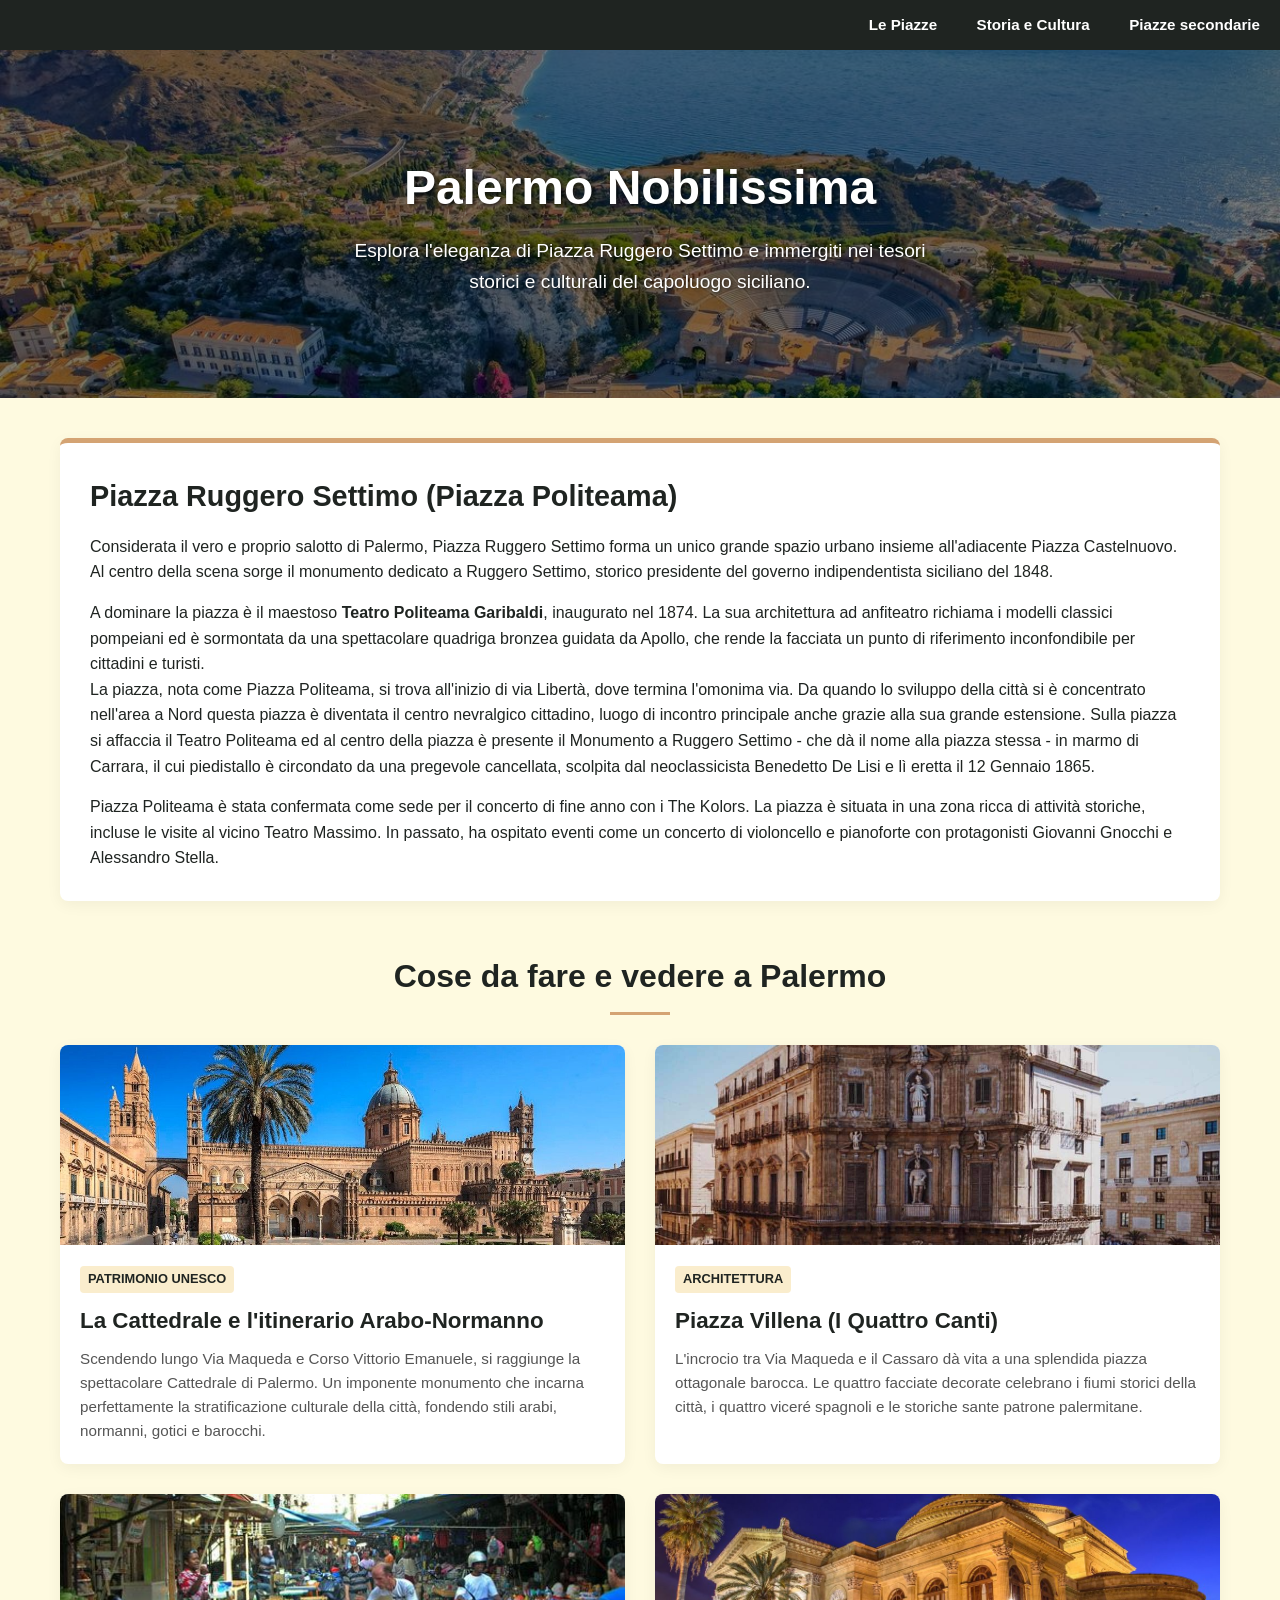
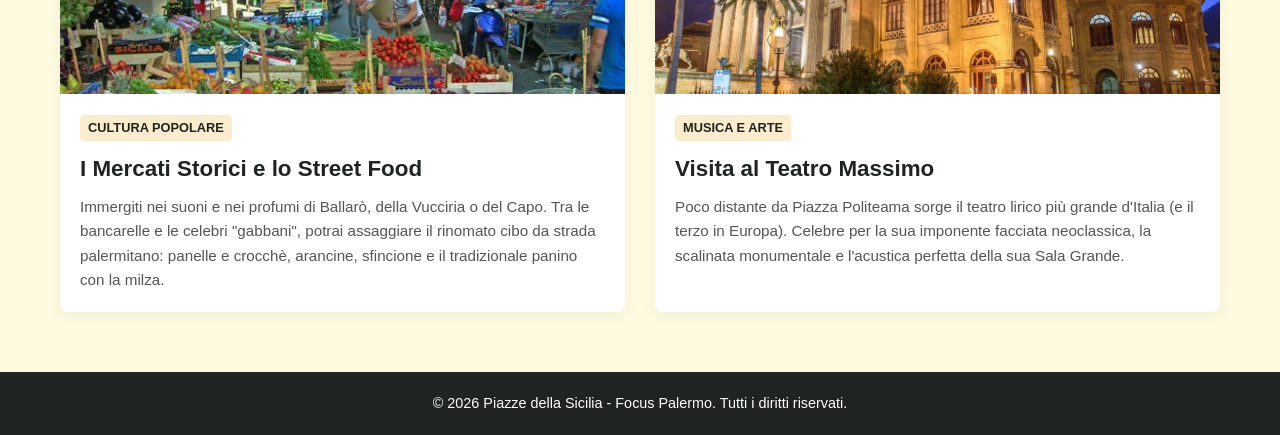
<file: palermo.html>
<!DOCTYPE html>
<html lang="it">
<head>
    <meta charset="UTF-8">
    <meta name="viewport" content="width=device-width, initial-scale=1.0">
    <link rel="stylesheet" href="style.css">
    <title>Palermo e Piazza Politeama - Guida Turistica</title>
</head>
<body>

    <div class="back-nav">
        <a href="index.html">Le Piazze</a>
        <a href="storia_cultura.html">Storia e Cultura</a>
        <a href="piazze_secondarie.html">Piazze secondarie</a>
    </div>

    <header>
        <h1>Palermo Nobilissima</h1>
        <p>Esplora l'eleganza di Piazza Ruggero Settimo e immergiti nei tesori storici e culturali del capoluogo siciliano.</p>
    </header>

    <div class="container">
        
        <article class="main-showcase">
            <h2>Piazza Ruggero Settimo (Piazza Politeama)</h2>
            <p style="margin-bottom: 15px;">Considerata il vero e proprio salotto di Palermo, Piazza Ruggero Settimo forma un unico grande spazio urbano insieme all'adiacente Piazza Castelnuovo. Al centro della scena sorge il monumento dedicato a Ruggero Settimo, storico presidente del governo indipendentista siciliano del 1848.</p>
            <p>A dominare la piazza è il maestoso <strong>Teatro Politeama Garibaldi</strong>, inaugurato nel 1874. La sua architettura ad anfiteatro richiama i modelli classici pompeiani ed è sormontata da una spettacolare quadriga bronzea guidata da Apollo, che rende la facciata un punto di riferimento inconfondibile per cittadini e turisti.</p>
            <p style="margin-bottom: 15px;">La piazza, nota come Piazza Politeama, si trova all'inizio di via Libertà, dove termina l'omonima via. Da quando lo sviluppo della città si è concentrato nell'area a Nord questa piazza è diventata il centro nevralgico cittadino, luogo di incontro principale anche grazie alla sua grande estensione. Sulla piazza si affaccia il Teatro Politeama ed al centro della piazza è presente il Monumento a Ruggero Settimo - che dà il nome alla piazza stessa - in marmo di Carrara, il cui piedistallo è circondato da una pregevole cancellata, scolpita dal neoclassicista Benedetto De Lisi e lì eretta il 12 Gennaio 1865.</p>
            <p>Piazza Politeama è stata confermata come sede per il concerto di fine anno con i The Kolors. La piazza è situata in una zona ricca di attività storiche, incluse le visite al vicino Teatro Massimo. In passato, ha ospitato eventi come un concerto di violoncello e pianoforte con protagonisti Giovanni Gnocchi e Alessandro Stella.</p>
        </article>

        <h2 class="section-title">Cose da fare e vedere a Palermo</h2>
        
        <div class="activities-grid">
            
            <div class="activity-card">
                <img src="img/cattedrale_palermo.jpg" alt="Cattedrale di Palermo" class="activity-img">
                <div class="activity-info">
                    <span class="activity-tag">Patrimonio UNESCO</span>
                    <h3>La Cattedrale e l'itinerario Arabo-Normanno</h3>
                    <p>Scendendo lungo Via Maqueda e Corso Vittorio Emanuele, si raggiunge la spettacolare Cattedrale di Palermo. Un imponente monumento che incarna perfettamente la stratificazione culturale della città, fondendo stili arabi, normanni, gotici e barocchi.</p>
                </div>
            </div>

            <div class="activity-card">
                <img src="img/piazza_villena_palermo.jpg" alt="Quattro Canti" class="activity-img">
                <div class="activity-info">
                    <span class="activity-tag">Architettura</span>
                    <h3>Piazza Villena (I Quattro Canti)</h3>
                    <p>L'incrocio tra Via Maqueda e il Cassaro dà vita a una splendida piazza ottagonale barocca. Le quattro facciate decorate celebrano i fiumi storici della città, i quattro viceré spagnoli e le storiche sante patrone palermitane.</p>
                </div>
            </div>

            <div class="activity-card">
                <img src="img/mercato_ballarò.jpg" alt="Mercato Storico Ballarò" class="activity-img">
                <div class="activity-info">
                    <span class="activity-tag">Cultura Popolare</span>
                    <h3>I Mercati Storici e lo Street Food</h3>
                    <p>Immergiti nei suoni e nei profumi di Ballarò, della Vucciria o del Capo. Tra le bancarelle e le celebri "gabbani", potrai assaggiare il rinomato cibo da strada palermitano: panelle e crocchè, arancine, sfincione e il tradizionale panino con la milza.</p>
                </div>
            </div>

            <div class="activity-card">
                <img src="img/teatro_massimo_palermo.jpg" alt="Teatro Massimo Palermo" class="activity-img">
                <div class="activity-info">
                    <span class="activity-tag">Musica e Arte</span>
                    <h3>Visita al Teatro Massimo</h3>
                    <p>Poco distante da Piazza Politeama sorge il teatro lirico più grande d'Italia (e il terzo in Europa). Celebre per la sua imponente facciata neoclassica, la scalinata monumentale e l'acustica perfetta della sua Sala Grande.</p>
                </div>
            </div>

        </div>
    </div>

    <footer>
        <p>&copy; 2026 Piazze della Sicilia - Focus Palermo. Tutti i diritti riservati.</p>
    </footer>

</body>
</html>
</file>
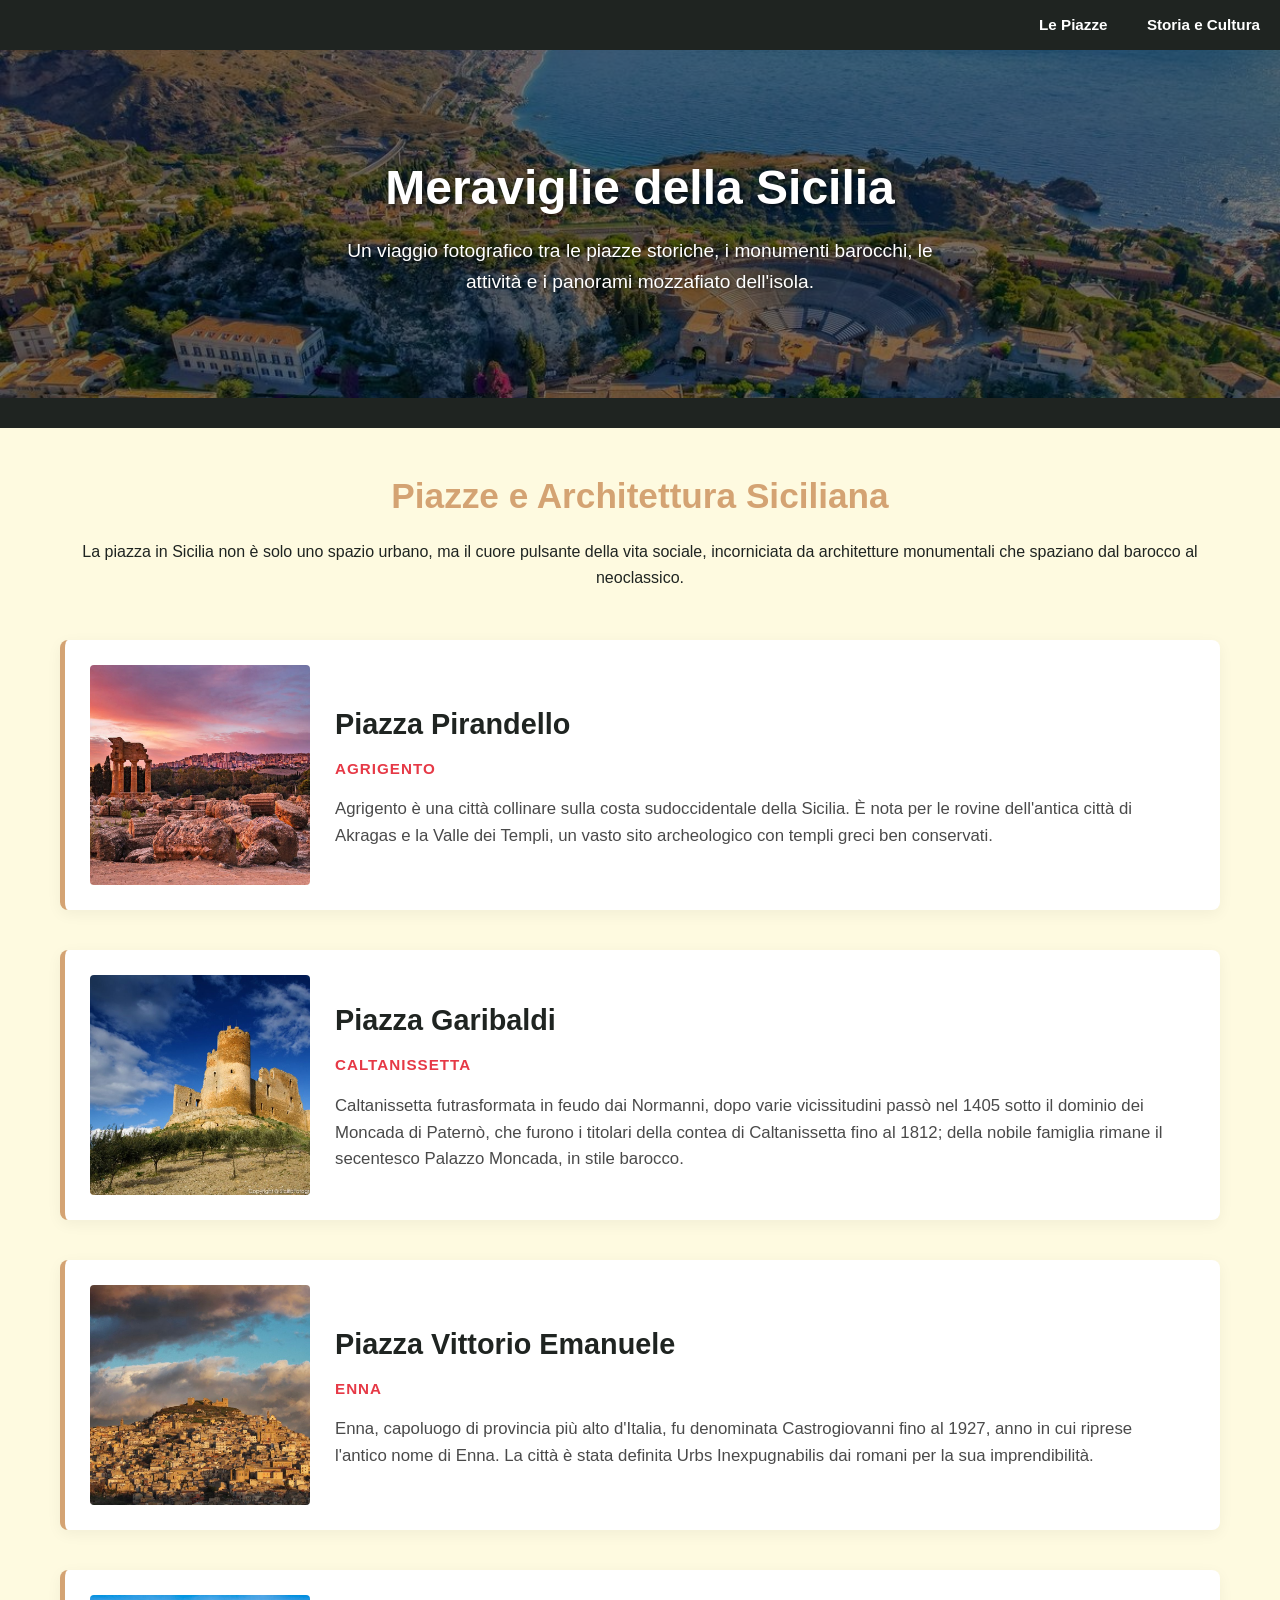
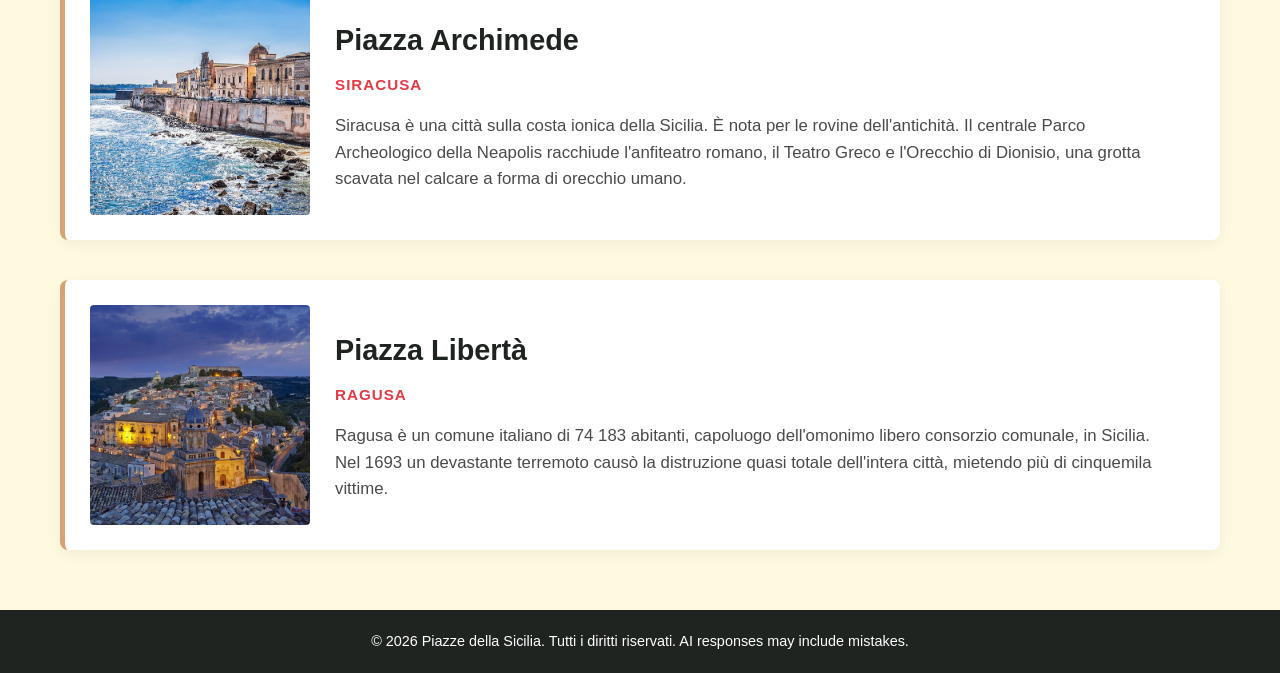
<file: piazze_secondarie.html>
<!DOCTYPE html>
<html lang="it">
<head>
    <meta charset="UTF-8">
    <meta name="viewport" content="width=device-width, initial-scale=1.0">
    <link rel="stylesheet" href="style.css">
    <title>Le Piazze e i Tesori della Sicilia</title>
</head>
<body>

    <div class="back-nav">
        <a href="index.html">Le Piazze</a>
        <a href="storia_cultura.html">Storia e Cultura</a>
    </div>

    <header>
        <h1>Meraviglie della Sicilia</h1>
        <p>Un viaggio fotografico tra le piazze storiche, i monumenti barocchi, le attività e i panorami mozzafiato dell'isola.</p>
    </header>

    <nav></nav>

    <div class="container">
        <section class="intro">
            <h2>Piazze e Architettura Siciliana</h2>
            <p>La piazza in Sicilia non è solo uno spazio urbano, ma il cuore pulsante della vita sociale, incorniciata da architetture monumentali che spaziano dal barocco al neoclassico.</p>
        </section>

        <ul class="places-list">
            <li class="place-item">
                <a href="agrigento.html" class="card-link">
                    <div class="card-block">
                       <img src="img/agrigento.jpg" alt="agrigento" class="place-img">
                        <div class="place-content">
                          <h3 class="place-title">Piazza Pirandello</h3>
                          <p class="place-meta">Agrigento</p>
                          <p class="place-desc">Agrigento è una città collinare sulla costa sudoccidentale della Sicilia. È nota per le rovine dell'antica città di Akragas e la Valle dei Templi, un vasto sito archeologico con templi greci ben conservati.</p>
                        </div>
                    </div>
                </a>
            </li>

            <li class="place-item">
                <a href="caltanissetta.html" class="card-link">
                   <div class="card-block">
                        <img src="img/caltanissetta.jpg" alt="caltanissetta" class="place-img">
                        <div class="place-content">
                           <h3 class="place-title">Piazza Garibaldi</h3>
                           <p class="place-meta">Caltanissetta</p>
                           <p class="place-desc">Caltanissetta futrasformata in feudo dai Normanni, dopo varie vicissitudini passò nel 1405 sotto il dominio dei Moncada di Paternò, che furono i titolari della contea di Caltanissetta fino al 1812; della nobile famiglia rimane il secentesco Palazzo Moncada, in stile barocco.</p>
                        </div>   
                    </div>
                </a>
            </li>

            <li class="place-item">
                <a href="enna.html" class="card-link">
                    <div class="card-block">
                        <img src="img/enna.jpg" alt="enna" class="place-img">
                        <div class="place-content">
                          <h3 class="place-title">Piazza Vittorio Emanuele</h3>
                          <p class="place-meta">Enna</p>
                          <p class="place-desc">Enna, capoluogo di provincia più alto d'Italia, fu denominata Castrogiovanni fino al 1927, anno in cui riprese l'antico nome di Enna. La città è stata definita Urbs Inexpugnabilis dai romani per la sua imprendibilità.</p>
                        </div>  
                    </div> 
                </a>
            </li>

            <li class="place-item">
                <a href="siracusa.html" class="card-link">
                    <div class="card-block">
                        <img src="img/siracusa.jpg" alt="siracusa" class="place-img">
                        <div class="place-content">
                           <h3 class="place-title">Piazza Archimede</h3>
                           <p class="place-meta">Siracusa</p>
                           <p class="place-desc">Siracusa è una città sulla costa ionica della Sicilia. È nota per le rovine dell'antichità. Il centrale Parco Archeologico della Neapolis racchiude l'anfiteatro romano, il Teatro Greco e l'Orecchio di Dionisio, una grotta scavata nel calcare a forma di orecchio umano.</p>
                        </div> 
                    </div>  
                </a>
            </li>

            <li class="place-item">
                <a href="ragusa.html" class="card-link">
                    <div class="card-block">
                        <img src="img/ragusa.jpg" alt="ragusa" class="place-img">
                        <div class="place-content">
                           <h3 class="place-title">Piazza Libertà</h3>
                           <p class="place-meta">Ragusa</p>
                           <p class="place-desc">Ragusa è un comune italiano di 74 183 abitanti, capoluogo dell'omonimo libero consorzio comunale, in Sicilia. Nel 1693 un devastante terremoto causò la distruzione quasi totale dell'intera città, mietendo più di cinquemila vittime.</p>
                        </div>
                    </div>
                </a>
            </li>

        </ul>
    </div>

    <footer>
        <p>&copy; 2026 Piazze della Sicilia. Tutti i diritti riservati. AI responses may include mistakes.</p>
    </footer>

</body>
</html>
</file>
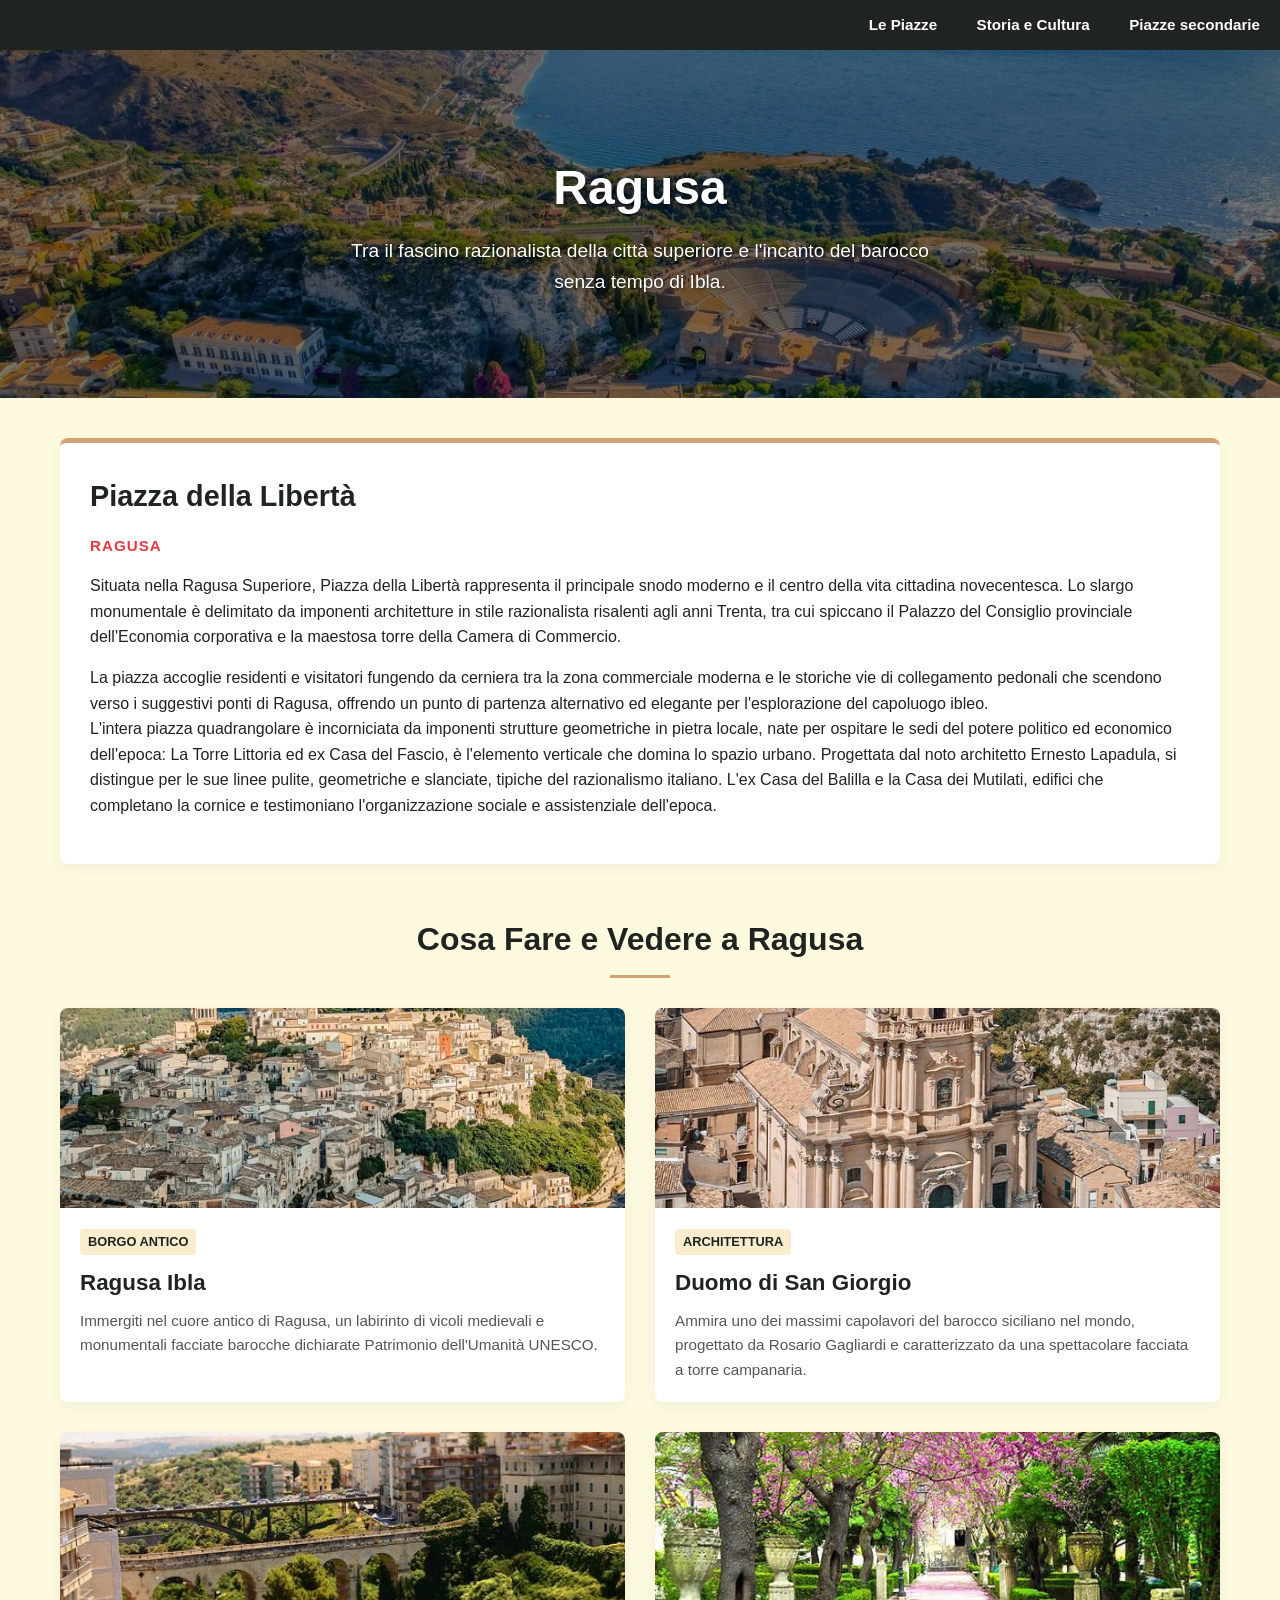
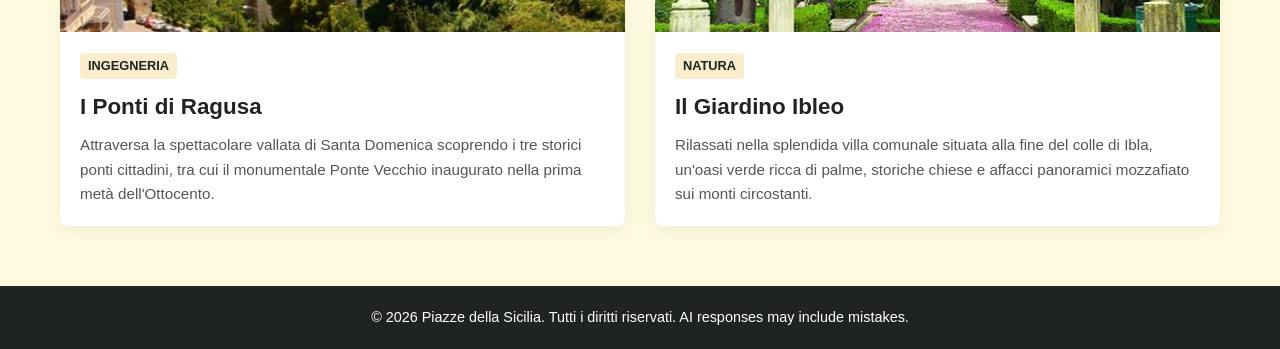
<file: ragusa.html>
<!DOCTYPE html>
<html lang="it">
<head>
    <meta charset="UTF-8">
    <meta name="viewport" content="width=device-width, initial-scale=1.0">
    <link rel="stylesheet" href="style.css">
    <title>Ragusa e Piazza Libertà - Meraviglie della Sicilia</title>
</head>
<body>

    <div class="back-nav">
        <a href="index.html">Le Piazze</a>
        <a href="storia_cultura.html">Storia e Cultura</a>
        <a href="piazze_secondarie.html">Piazze secondarie</a>
    </div>

    <header>
        <h1>Ragusa</h1>
        <p>Tra il fascino razionalista della città superiore e l'incanto del barocco senza tempo di Ibla.</p>
    </header>

    <div class="container">
        
        <section class="main-showcase">
            <h2>Piazza della Libertà</h2>
            <p class="place-meta mb-15">Ragusa</p>
            <p style="margin-bottom: 15px;">Situata nella Ragusa Superiore, Piazza della Libertà rappresenta il principale snodo moderno e il centro della vita cittadina novecentesca. Lo slargo monumentale è delimitato da imponenti architetture in stile razionalista risalenti agli anni Trenta, tra cui spiccano il Palazzo del Consiglio provinciale dell'Economia corporativa e la maestosa torre della Camera di Commercio.</p>
            <p>La piazza accoglie residenti e visitatori fungendo da cerniera tra la zona commerciale moderna e le storiche vie di collegamento pedonali che scendono verso i suggestivi ponti di Ragusa, offrendo un punto di partenza alternativo ed elegante per l'esplorazione del capoluogo ibleo.</p>
            <p style="margin-bottom: 15px;">L'intera piazza quadrangolare è incorniciata da imponenti strutture geometriche in pietra locale, nate per ospitare le sedi del potere politico ed economico dell'epoca: La Torre Littoria ed ex Casa del Fascio, è l'elemento verticale che domina lo spazio urbano. Progettata dal noto architetto Ernesto Lapadula, si distingue per le sue linee pulite, geometriche e slanciate, tipiche del razionalismo italiano. L'ex Casa del Balilla e la Casa dei Mutilati, edifici che completano la cornice e testimoniano l'organizzazione sociale e assistenziale dell'epoca.</p>
        </section>

        <section class="activities-section">
            <h2 class="section-title">Cosa Fare e Vedere a Ragusa</h2>
            
            <div class="activities-grid">
                
                <div class="activity-card">
                    <img src="img/ragusa_ibla.jpg" alt="Scorcio panoramico di Ragusa Ibla" class="activity-img">
                    <div class="activity-info">
                        <span class="activity-tag">Borgo Antico</span>
                        <h3>Ragusa Ibla</h3>
                        <p>Immergiti nel cuore antico di Ragusa, un labirinto di vicoli medievali e monumentali facciate barocche dichiarate Patrimonio dell'Umanità UNESCO.</p>
                    </div>
                </div>

                <div class="activity-card">
                    <img src="img/duomo_san_giorgio.jpg" alt="La facciata del Duomo di San Giorgio a Ibla" class="activity-img">
                    <div class="activity-info">
                        <span class="activity-tag">Architettura</span>
                        <h3>Duomo di San Giorgio</h3>
                        <p>Ammira uno dei massimi capolavori del barocco siciliano nel mondo, progettato da Rosario Gagliardi e caratterizzato da una spettacolare facciata a torre campanaria.</p>
                    </div>
                </div>

                <div class="activity-card">
                    <img src="img/ponti_ragusa.jpg" alt="I tre ponti di Ragusa sopra la vallata" class="activity-img">
                    <div class="activity-info">
                        <span class="activity-tag">Ingegneria</span>
                        <h3>I Ponti di Ragusa</h3>
                        <p>Attraversa la spettacolare vallata di Santa Domenica scoprendo i tre storici ponti cittadini, tra cui il monumentale Ponte Vecchio inaugurato nella prima metà dell'Ottocento.</p>
                    </div>
                </div>

                <div class="activity-card">
                    <img src="img/giardino_ibleo.jpg" alt="Viale alberato del Giardino Ibleo" class="activity-img">
                    <div class="activity-info">
                        <span class="activity-tag">Natura</span>
                        <h3>Il Giardino Ibleo</h3>
                        <p>Rilassati nella splendida villa comunale situata alla fine del colle di Ibla, un'oasi verde ricca di palme, storiche chiese e affacci panoramici mozzafiato sui monti circostanti.</p>
                    </div>
                </div>

            </div>
        </section>
    </div>

    <footer>
        <p>&copy; 2026 Piazze della Sicilia. Tutti i diritti riservati. AI responses may include mistakes.</p>
    </footer>

</body>
</html>
</file>
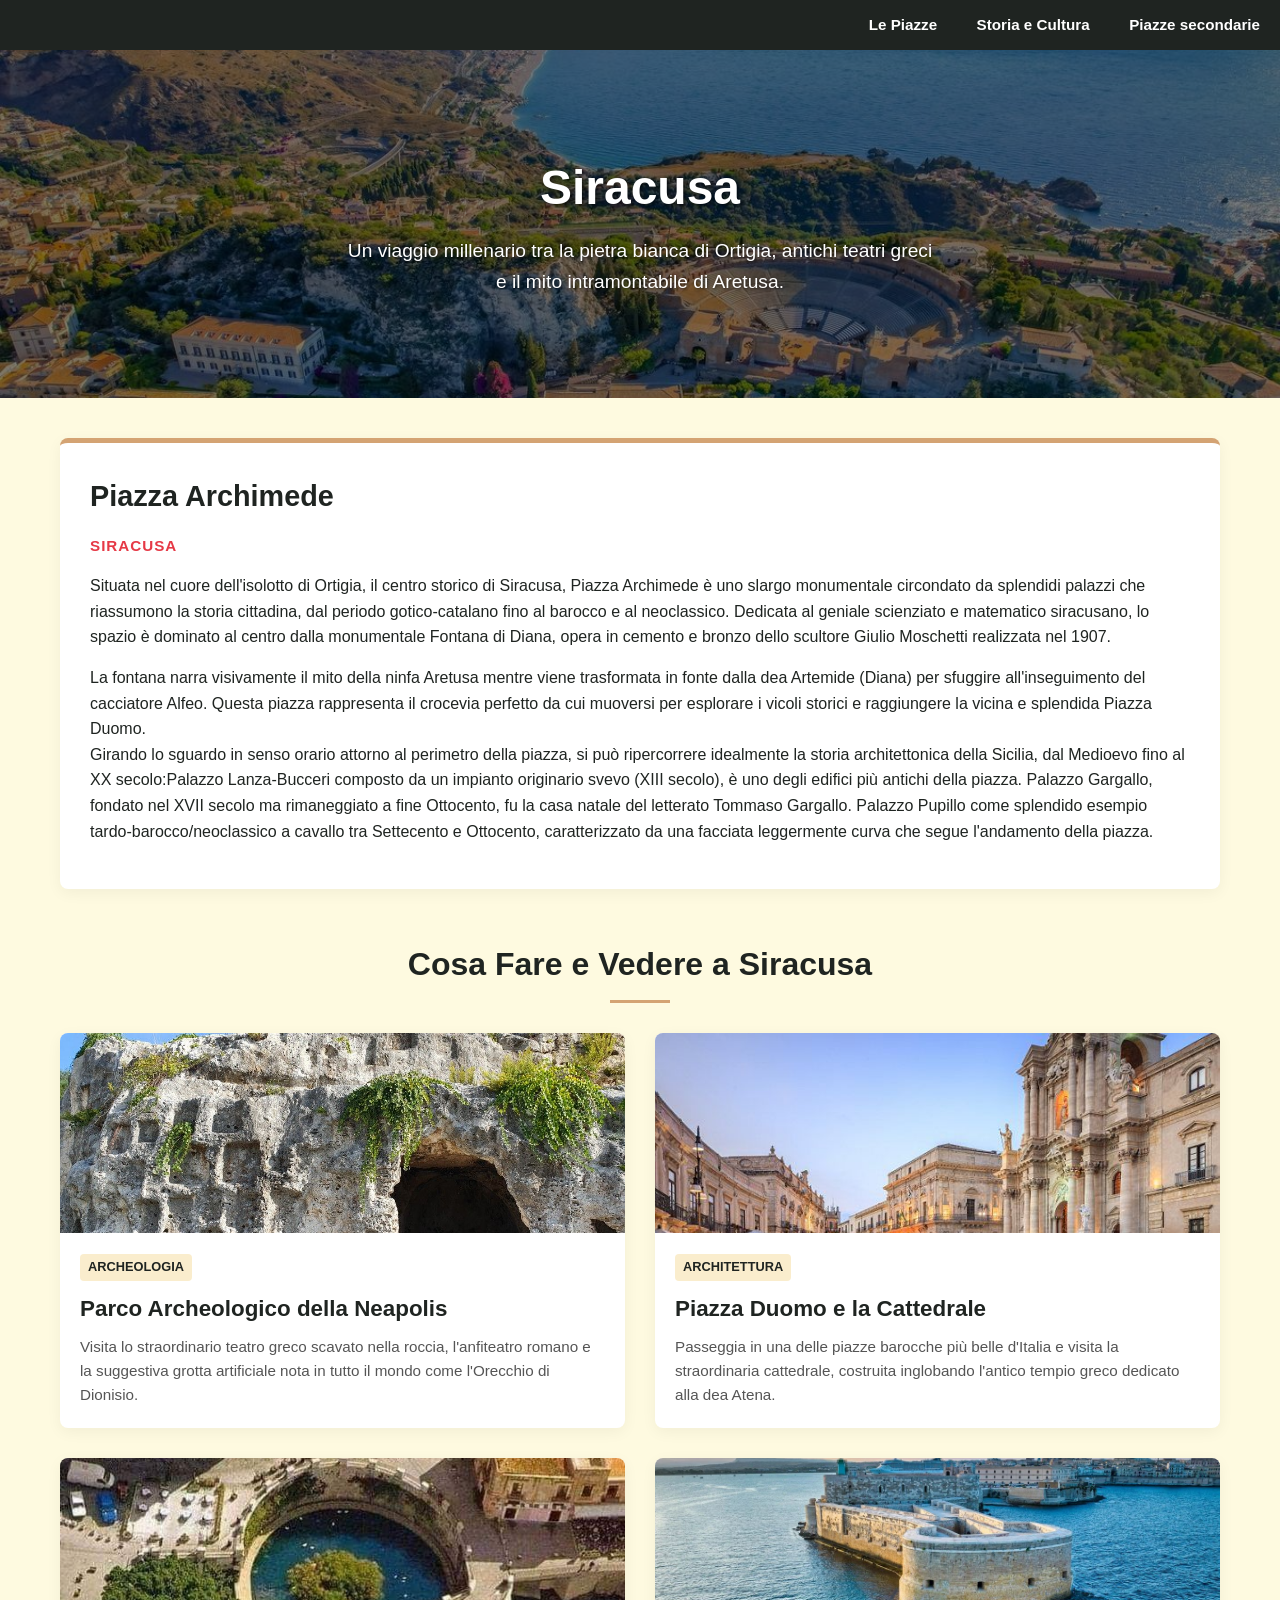
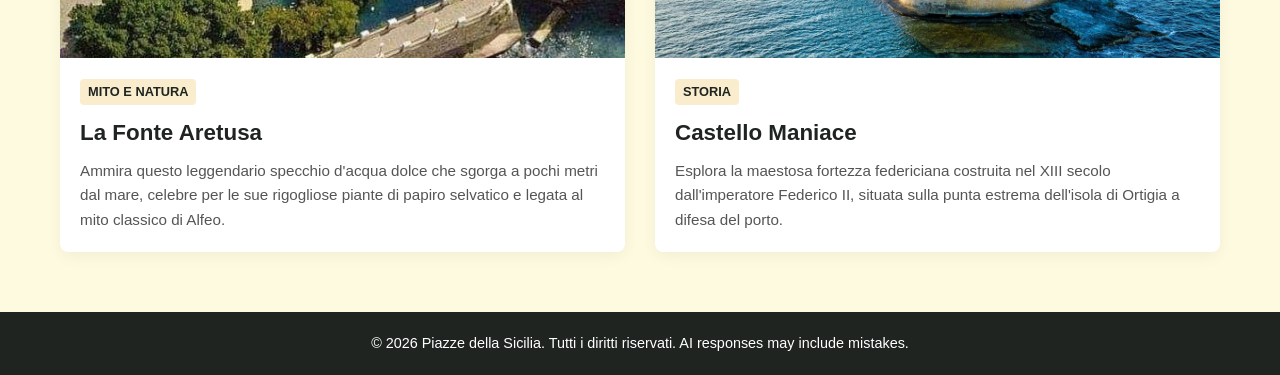
<file: siracusa.html>
<!DOCTYPE html>
<html lang="it">
<head>
    <meta charset="UTF-8">
    <meta name="viewport" content="width=device-width, initial-scale=1.0">
    <link rel="stylesheet" href="style.css">
    <title>Siracusa e Piazza Archimede - Meraviglie della Sicilia</title>
</head>
<body>

    <div class="back-nav">
        <a href="index.html">Le Piazze</a>
        <a href="storia_cultura.html">Storia e Cultura</a>
        <a href="piazze_secondarie.html">Piazze secondarie</a>
    </div>

    <header>
        <h1>Siracusa</h1>
        <p>Un viaggio millenario tra la pietra bianca di Ortigia, antichi teatri greci e il mito intramontabile di Aretusa.</p>
    </header>

    <div class="container">
        
        <section class="main-showcase">
            <h2>Piazza Archimede</h2>
            <p class="place-meta mb-15">Siracusa</p>
            <p style="margin-bottom: 15px;">Situata nel cuore dell'isolotto di Ortigia, il centro storico di Siracusa, Piazza Archimede è uno slargo monumentale circondato da splendidi palazzi che riassumono la storia cittadina, dal periodo gotico-catalano fino al barocco e al neoclassico. Dedicata al geniale scienziato e matematico siracusano, lo spazio è dominato al centro dalla monumentale Fontana di Diana, opera in cemento e bronzo dello scultore Giulio Moschetti realizzata nel 1907.</p>
            <p>La fontana narra visivamente il mito della ninfa Aretusa mentre viene trasformata in fonte dalla dea Artemide (Diana) per sfuggire all'inseguimento del cacciatore Alfeo. Questa piazza rappresenta il crocevia perfetto da cui muoversi per esplorare i vicoli storici e raggiungere la vicina e splendida Piazza Duomo.</p>
            <p style="margin-bottom: 15px;">Girando lo sguardo in senso orario attorno al perimetro della piazza, si può ripercorrere idealmente la storia architettonica della Sicilia, dal Medioevo fino al XX secolo:Palazzo Lanza-Bucceri composto da un impianto originario svevo (XIII secolo), è uno degli edifici più antichi della piazza. Palazzo Gargallo, fondato nel XVII secolo ma rimaneggiato a fine Ottocento, fu la casa natale del letterato Tommaso Gargallo. Palazzo Pupillo come splendido esempio tardo-barocco/neoclassico a cavallo tra Settecento e Ottocento, caratterizzato da una facciata leggermente curva che segue l'andamento della piazza.</p>
        </section>

        <section class="activities-section">
            <h2 class="section-title">Cosa Fare e Vedere a Siracusa</h2>
            
            <div class="activities-grid">
                
                <div class="activity-card">
                    <img src="img/neopolis_siracusa.jpg" alt="Il Teatro Greco nel Parco della Neapolis" class="activity-img">
                    <div class="activity-info">
                        <span class="activity-tag">Archeologia</span>
                        <h3>Parco Archeologico della Neapolis</h3>
                        <p>Visita lo straordinario teatro greco scavato nella roccia, l'anfiteatro romano e la suggestiva grotta artificiale nota in tutto il mondo come l'Orecchio di Dionisio.</p>
                    </div>
                </div>

                <div class="activity-card">
                    <img src="img/duomo_siracusa.jpg" alt="La facciata barocca del Duomo di Siracusa" class="activity-img">
                    <div class="activity-info">
                        <span class="activity-tag">Architettura</span>
                        <h3>Piazza Duomo e la Cattedrale</h3>
                        <p>Passeggia in una delle piazze barocche più belle d'Italia e visita la straordinaria cattedrale, costruita inglobando l'antico tempio greco dedicato alla dea Atena.</p>
                    </div>
                </div>

                <div class="activity-card">
                    <img src="img/fonte_aretusa.jpg" alt="Lo specchio d'acqua della Fonte Aretusa con piante di papiro" class="activity-img">
                    <div class="activity-info">
                        <span class="activity-tag">Mito e Natura</span>
                        <h3>La Fonte Aretusa</h3>
                        <p>Ammira questo leggendario specchio d'acqua dolce che sgorga a pochi metri dal mare, celebre per le sue rigogliose piante di papiro selvatico e legata al mito classico di Alfeo.</p>
                    </div>
                </div>

                <div class="activity-card">
                    <img src="img/castello_maniace.jpg" alt="Il Castello Maniace sulla punta di Ortigia" class="activity-img">
                    <div class="activity-info">
                        <span class="activity-tag">Storia</span>
                        <h3>Castello Maniace</h3>
                        <p>Esplora la maestosa fortezza federiciana costruita nel XIII secolo dall'imperatore Federico II, situata sulla punta estrema dell'isola di Ortigia a difesa del porto.</p>
                    </div>
                </div>

            </div>
        </section>
    </div>

    <footer>
        <p>&copy; 2026 Piazze della Sicilia. Tutti i diritti riservati. AI responses may include mistakes.</p>
    </footer>

</body>
</html>
</file>
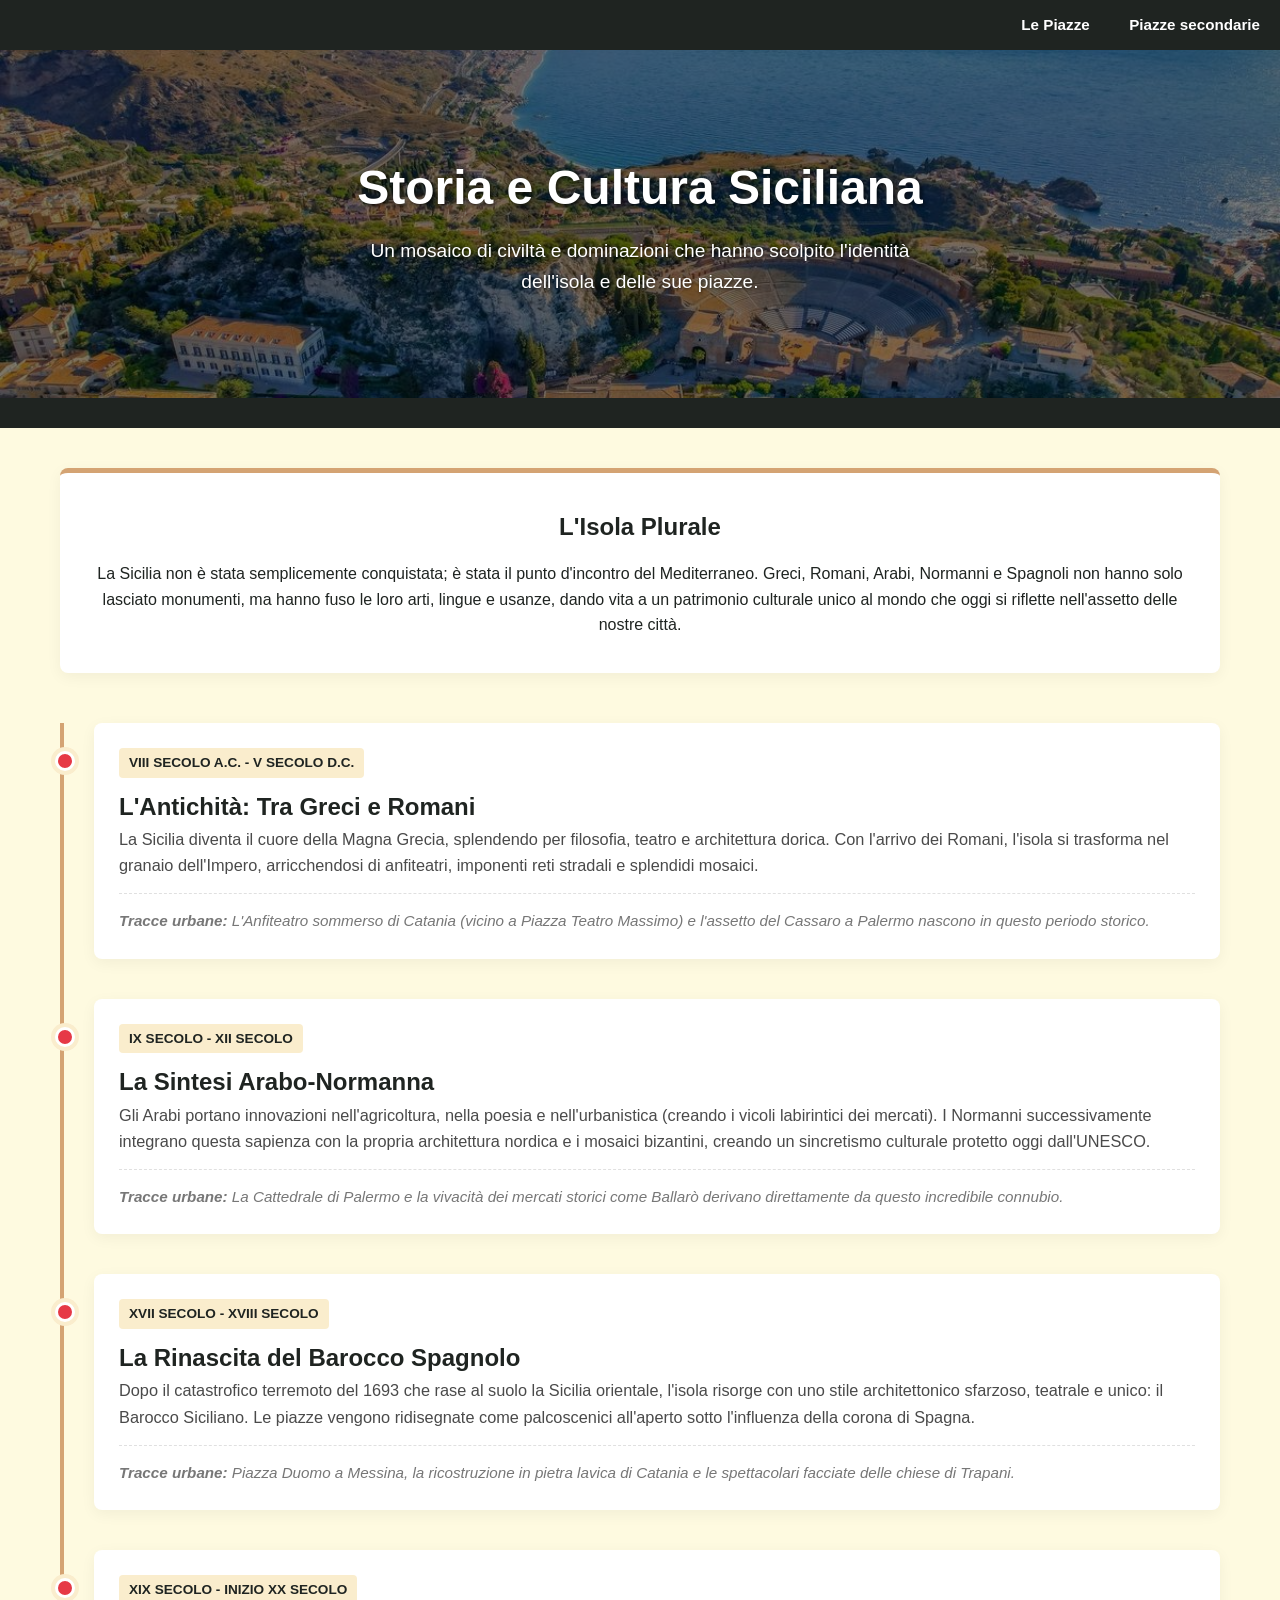
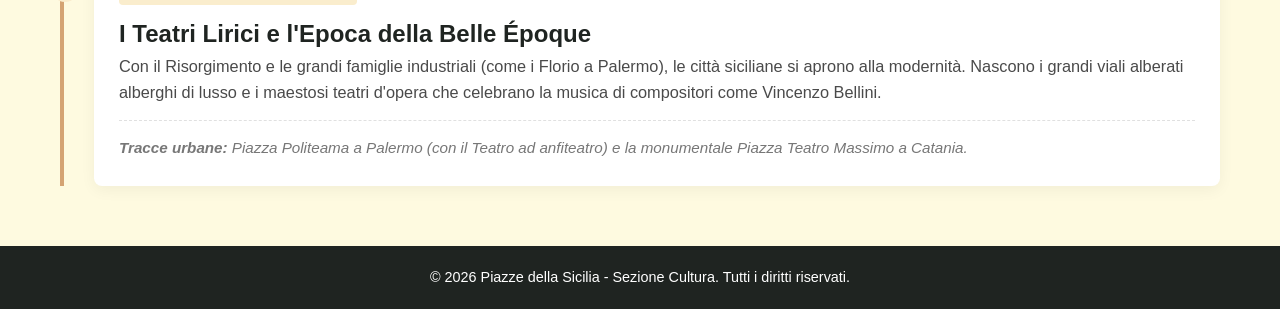
<file: storia_cultura.html>
<!DOCTYPE html>
<html lang="it">
<head>
    <meta charset="UTF-8">
    <meta name="viewport" content="width=device-width, initial-scale=1.0">
    <link rel="stylesheet" href="style.css">
    <title>Storia e Cultura - Meraviglie della Sicilia</title>
</head>
<body>

    <div class="back-nav">
        <a href="index.html">Le Piazze</a>
        <a href="piazze_secondarie.html">Piazze secondarie</a>
    </div>

    <header>
        <h1>Storia e Cultura Siciliana</h1>
        <p>Un mosaico di civiltà e dominazioni che hanno scolpito l'identità dell'isola e delle sue piazze.</p>
    </header>

    <nav></nav>

    <div class="container">
        
        <section class="intro-culture">
            <h2>L'Isola Plurale</h2>
            <p>La Sicilia non è stata semplicemente conquistata; è stata il punto d'incontro del Mediterraneo. Greci, Romani, Arabi, Normanni e Spagnoli non hanno solo lasciato monumenti, ma hanno fuso le loro arti, lingue e usanze, dando vita a un patrimonio culturale unico al mondo che oggi si riflette nell'assetto delle nostre città.</p>
        </section>

        <div class="timeline">
            
            <div class="timeline-item">
                <span class="timeline-era">VIII Secolo a.C. - V Secolo d.C.</span>
                <h3>L'Antichità: Tra Greci e Romani</h3>
                <p>La Sicilia diventa il cuore della Magna Grecia, splendendo per filosofia, teatro e architettura dorica. Con l'arrivo dei Romani, l'isola si trasforma nel granaio dell'Impero, arricchendosi di anfiteatri, imponenti reti stradali e splendidi mosaici.</p>
                <div class="connection-box">
                    <strong>Tracce urbane:</strong> L'Anfiteatro sommerso di Catania (vicino a Piazza Teatro Massimo) e l'assetto del Cassaro a Palermo nascono in questo periodo storico.
                </div>
            </div>

            <div class="timeline-item">
                <span class="timeline-era">IX Secolo - XII Secolo</span>
                <h3>La Sintesi Arabo-Normanna</h3>
                <p>Gli Arabi portano innovazioni nell'agricoltura, nella poesia e nell'urbanistica (creando i vicoli labirintici dei mercati). I Normanni successivamente integrano questa sapienza con la propria architettura nordica e i mosaici bizantini, creando un sincretismo culturale protetto oggi dall'UNESCO.</p>
                <div class="connection-box">
                    <strong>Tracce urbane:</strong> La Cattedrale di Palermo e la vivacità dei mercati storici come Ballarò derivano direttamente da questo incredibile connubio.
                </div>
            </div>

            <div class="timeline-item">
                <span class="timeline-era">XVII Secolo - XVIII Secolo</span>
                <h3>La Rinascita del Barocco Spagnolo</h3>
                <p>Dopo il catastrofico terremoto del 1693 che rase al suolo la Sicilia orientale, l'isola risorge con uno stile architettonico sfarzoso, teatrale e unico: il Barocco Siciliano. Le piazze vengono ridisegnate come palcoscenici all'aperto sotto l'influenza della corona di Spagna.</p>
                <div class="connection-box">
                    <strong>Tracce urbane:</strong> Piazza Duomo a Messina, la ricostruzione in pietra lavica di Catania e le spettacolari facciate delle chiese di Trapani.
                </div>
            </div>

            <div class="timeline-item">
                <span class="timeline-era">XIX Secolo - Inizio XX Secolo</span>
                <h3>I Teatri Lirici e l'Epoca della Belle Époque</h3>
                <p>Con il Risorgimento e le grandi famiglie industriali (come i Florio a Palermo), le città siciliane si aprono alla modernità. Nascono i grandi viali alberati alberghi di lusso e i maestosi teatri d'opera che celebrano la musica di compositori come Vincenzo Bellini.</p>
                <div class="connection-box">
                    <strong>Tracce urbane:</strong> Piazza Politeama a Palermo (con il Teatro ad anfiteatro) e la monumentale Piazza Teatro Massimo a Catania.
                </div>
            </div>

        </div>
    </div>

    <footer>
        <p>&copy; 2026 Piazze della Sicilia - Sezione Cultura. Tutti i diritti riservati.</p>
    </footer>

</body>
</html>
</file>
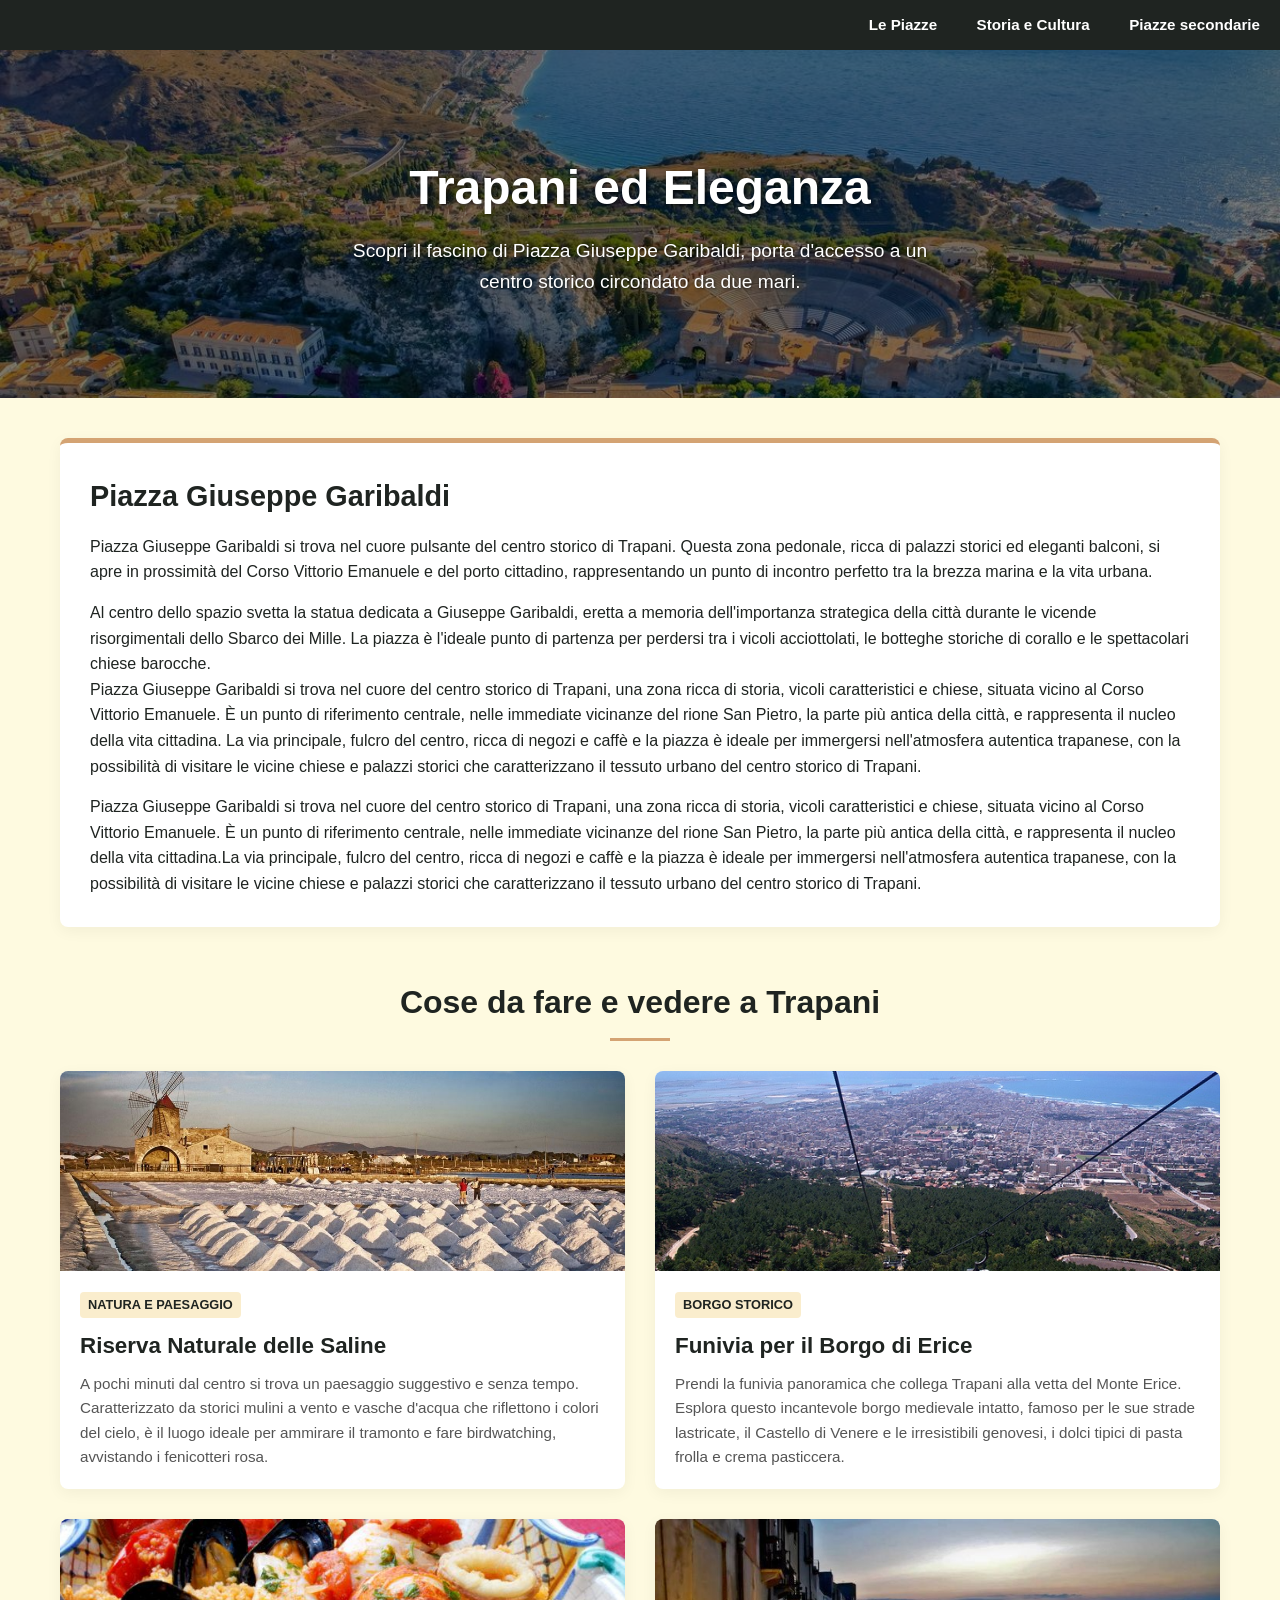
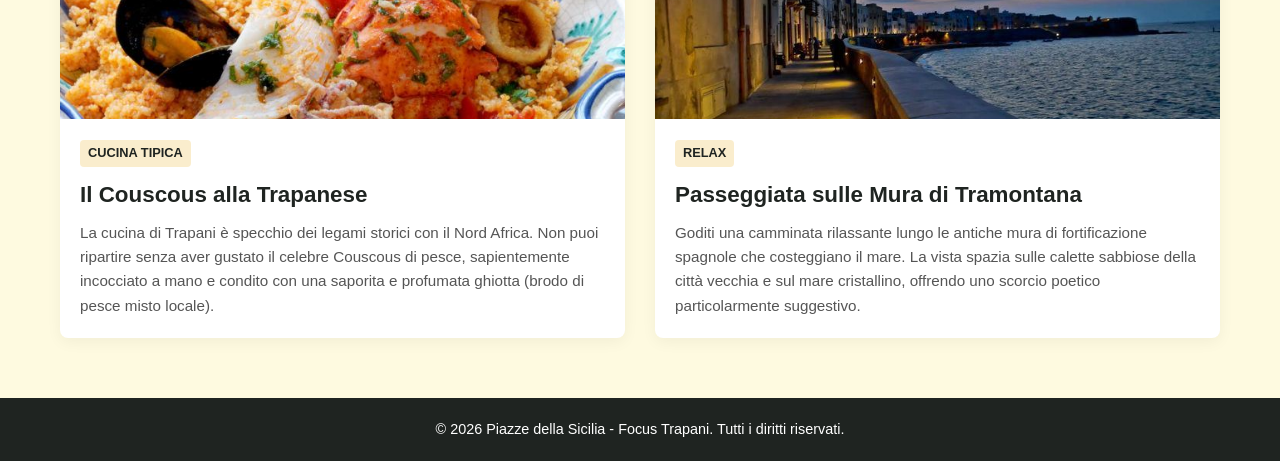
<file: trapani.html>
<!DOCTYPE html>
<html lang="it">
<head>
    <meta charset="UTF-8">
    <meta name="viewport" content="width=device-width, initial-scale=1.0">
    <link rel="stylesheet" href="style.css">
    <title>Trapani e Piazza Garibaldi - Guida Turistica</title>
</head>
<body>

    <div class="back-nav">
        <a href="index.html">Le Piazze</a>
        <a href="storia_cultura.html">Storia e Cultura</a>
        <a href="piazze_secondarie.html">Piazze secondarie</a>
    </div>

    <header>
        <h1>Trapani ed Eleganza</h1>
        <p>Scopri il fascino di Piazza Giuseppe Garibaldi, porta d'accesso a un centro storico circondato da due mari.</p>
    </header>

    <div class="container">
        
        <article class="main-showcase">
            <h2>Piazza Giuseppe Garibaldi</h2>
            <p style="margin-bottom: 15px;">Piazza Giuseppe Garibaldi si trova nel cuore pulsante del centro storico di Trapani. Questa zona pedonale, ricca di palazzi storici ed eleganti balconi, si apre in prossimità del Corso Vittorio Emanuele e del porto cittadino, rappresentando un punto di incontro perfetto tra la brezza marina e la vita urbana.</p>
            <p>Al centro dello spazio svetta la statua dedicata a Giuseppe Garibaldi, eretta a memoria dell'importanza strategica della città durante le vicende risorgimentali dello Sbarco dei Mille. La piazza è l'ideale punto di partenza per perdersi tra i vicoli acciottolati, le botteghe storiche di corallo e le spettacolari chiese barocche.</p>
            <p style="margin-bottom: 15px;">Piazza Giuseppe Garibaldi si trova nel cuore del centro storico di Trapani, una zona ricca di storia, vicoli caratteristici e chiese, situata vicino al Corso Vittorio Emanuele. È un punto di riferimento centrale, nelle immediate vicinanze del rione San Pietro, la parte più antica della città, e rappresenta il nucleo della vita cittadina. La via principale, fulcro del centro, ricca di negozi e caffè e la piazza è ideale per immergersi nell'atmosfera autentica trapanese, con la possibilità di visitare le vicine chiese e palazzi storici che caratterizzano il tessuto urbano del centro storico di Trapani.</p>
            <p>Piazza Giuseppe Garibaldi si trova nel cuore del centro storico di Trapani, una zona ricca di storia, vicoli caratteristici e chiese, situata vicino al Corso Vittorio Emanuele. È un punto di riferimento centrale, nelle immediate vicinanze del rione San Pietro, la parte più antica della città, e rappresenta il nucleo della vita cittadina.La via principale, fulcro del centro, ricca di negozi e caffè e la piazza è ideale per immergersi nell'atmosfera autentica trapanese, con la possibilità di visitare le vicine chiese e palazzi storici che caratterizzano il tessuto urbano del centro storico di Trapani.</p>
        </article>

        <h2 class="section-title">Cose da fare e vedere a Trapani</h2>
        
        <div class="activities-grid">
            
            <div class="activity-card">
                <img src="img/saline.jpg" alt="Saline di Trapani" class="activity-img">
                <div class="activity-info">
                    <span class="activity-tag">Natura e Paesaggio</span>
                    <h3>Riserva Naturale delle Saline</h3>
                    <p>A pochi minuti dal centro si trova un paesaggio suggestivo e senza tempo. Caratterizzato da storici mulini a vento e vasche d'acqua che riflettono i colori del cielo, è il luogo ideale per ammirare il tramonto e fare birdwatching, avvistando i fenicotteri rosa.</p>
                </div>
            </div>

            <div class="activity-card">
                <img src="img/erice.jpg" alt="Borgo di Erice" class="activity-img">
                <div class="activity-info">
                    <span class="activity-tag">Borgo Storico</span>
                    <h3>Funivia per il Borgo di Erice</h3>
                    <p>Prendi la funivia panoramica che collega Trapani alla vetta del Monte Erice. Esplora questo incantevole borgo medievale intatto, famoso per le sue strade lastricate, il Castello di Venere e le irresistibili genovesi, i dolci tipici di pasta frolla e crema pasticcera.</p>
                </div>
            </div>

            <div class="activity-card">
                <img src="img/couscous.jpg" alt="Couscous alla Trapanese" class="activity-img">
                <div class="activity-info">
                    <span class="activity-tag">Cucina Tipica</span>
                    <h3>Il Couscous alla Trapanese</h3>
                    <p>La cucina di Trapani è specchio dei legami storici con il Nord Africa. Non puoi ripartire senza aver gustato il celebre Couscous di pesce, sapientemente incocciato a mano e condito con una saporita e profumata ghiotta (brodo di pesce misto locale).</p>
                </div>
            </div>

            <div class="activity-card">
                <img src="img/mura_di_tramontana.jpg" alt="Mura di Tramontana" class="activity-img">
                <div class="activity-info">
                    <span class="activity-tag">Relax</span>
                    <h3>Passeggiata sulle Mura di Tramontana</h3>
                    <p>Goditi una camminata rilassante lungo le antiche mura di fortificazione spagnole che costeggiano il mare. La vista spazia sulle calette sabbiose della città vecchia e sul mare cristallino, offrendo uno scorcio poetico particolarmente suggestivo.</p>
                </div>
            </div>

        </div>
    </div>

    <footer>
        <p>&copy; 2026 Piazze della Sicilia - Focus Trapani. Tutti i diritti riservati.</p>
    </footer>

</body>
</html>
</file>
<file: style.css>
:root {
    --primary: #d4a373;
    --secondary: #faedcd;
    --dark: #1f2421;
    --light: #fefae0;
    --accent: #e63946;
}

* {
    box-sizing: border-box;
    margin: 0;
    padding: 0;
    font-family: 'Segoe UI', Tahoma, Geneva, Verdana, sans-serif;
}

body {
    background-color: var(--light);
    color: var(--dark);
    line-height: 1.6;
}

header {
    background: linear-gradient(rgba(0,0,0,0.5), rgba(0,0,0,0.5)), url(img/11c6f266a83969be8e8ba2b69458337f.jpg) no-repeat center center/cover;
    color: white;
    text-align: center;
    padding: 100px 20px;
}

header h1 {
    font-size: 3rem;
    margin-bottom: 10px;
    text-shadow: 2px 2px 4px rgba(0,0,0,0.6);
}

header p {
    font-size: 1.2rem;
    max-width: 600px;
    margin: 0 auto;
    text-shadow: 1px 1px 3px rgba(0,0,0,0.6);
}

nav {
    background-color: var(--dark);
    padding: 15px;
    position: sticky;
    top: 0;
    z-index: 100;
    text-align: center;
}

nav a {
    color: white;
    text-decoration: none;
    margin: 0 15px;
    font-weight: bold;
    transition: color 0.3s;
}

nav a:hover {
    color: var(--primary);
}

.back-nav {
    background-color: var(--dark);
    padding: 12px;
    text-align: right;
    padding-right: 20px;
    border-bottom: rgba(255, 255, 255, 0.1);
}

.back-nav a {
    color: white;
    text-decoration: none;
    font-weight: bold;
    font-size: 0.95rem;
    display: inline-flex;
    align-items: center;
    transition: color 0.3s;
    margin-left: 35px;
}

.back-nav a:hover {
    color: var(--primary);
}

.container {
    max-width: 1200px;
    margin: 40px auto;
    padding: 0 20px;
}

.intro {
    text-align: center;
    margin-bottom: 50px;
}

.intro h2 {
    font-size: 2.2rem;
    color: var(--primary);
    margin-bottom: 15px;
}

footer {
    background-color: var(--dark);
    color: white;
    text-align: center;
    padding: 20px;
    margin-top: 60px;
    font-size: 0.9rem;
}

.places-list {
    list-style: none;
}

.place-item {
background-color: white;
    border-radius: 8px;
    overflow: hidden;
    box-shadow: 0 4px 15px rgba(0,0,0,0.05);
    margin-bottom: 40px;
    border-left: 5px solid var(--primary);
    transition: transform 0.3s, box-shadow 0.3s; 
}

.place-item:hover {
    transform: translateY(-4px);
    box-shadow: 0 8px 25px rgba(0,0,0,0.1);
}

.place-img {
    width: 100%;
    height: 180px; 
    object-fit: cover;
}

.place-content {
    padding: 25px;
    display: flex;
    flex-direction: column;
    justify-content: center; 
}

.place-title {
    font-size: 1.8rem;
    color: var(--dark);
    margin-bottom: 10px;
}

.place-meta {
    font-weight: bold;
    color: var(--accent);
    margin-bottom: 15px;
    font-size: 0.95rem;
    text-transform: uppercase;
    letter-spacing: 1px;
}

.place-desc {
    font-size: 1.05rem;
    color: #4a4a4a;
}

.card-link {
    text-decoration: none;
    color: inherit; 
    display: flex;
    flex-direction: column; 
    width: 100%;
    height: 100%;
    padding: 25px; 
}

.card-block {
    display: flex;
    flex-direction: column; /* Layout verticale di base per smartphone */
    width: 100%;
    height: 100%;
}

.meta-city {
    font-weight: bold;
    color: var(--accent);
    font-size: 0.95rem;
    text-transform: uppercase;
    letter-spacing: 1px;
}

.main-showcase {
    background-color: white;
    padding: 30px;
    border-radius: 8px;
    box-shadow: 0 4px 15px rgba(0,0,0,0.05);
    margin-bottom: 50px;
    border-top: 5px solid var(--primary);
}

.main-showcase h2 {
    color: var(--dark);
    margin-bottom: 15px;
    font-size: 1.8rem;
}

.section-title {
    font-size: 2rem;
    color: var(--dark);
    text-align: center;
    margin-bottom: 30px;
    position: relative;
}

.section-title::after {
    content: '';
    display: block;
    width: 60px;
    height: 3px;
    background-color: var(--primary);
    margin: 10px auto 0;
}

.activities-grid {
    display: flex;
    flex-direction: column;
    gap: 25px;
}

.activity-card {
    background-color: white;
    border-radius: 8px;
    overflow: hidden;
    box-shadow: 0 4px 15px rgba(0,0,0,0.05);
    display: flex;
    flex-direction: column;
}

.activity-img {
    width: 100%;
    height: 200px;
    object-fit: cover;
}

.activity-info {
    padding: 20px;
}

.activity-tag {
    display: inline-block;
    background-color: var(--secondary);
    color: var(--dark);
    padding: 3px 8px;
    font-size: 0.8rem;
    font-weight: bold;
    border-radius: 4px;
    margin-bottom: 10px;
    text-transform: uppercase;
}

.activity-info h3 {
    font-size: 1.4rem;
    margin-bottom: 8px;
    color: var(--dark);
}

.activity-info p {
    color: #555;
    font-size: 0.95rem;
}

.intro-culture {
    background-color: white;
    padding: 35px;
    border-radius: 8px;
    box-shadow: 0 4px 15px rgba(0,0,0,0.05);
    margin-bottom: 50px;
    border-top: 5px solid var(--primary);
    text-align: center;
}

.intro-culture h2 {
    margin-bottom: 15px;
    color: var(--dark);
}

.timeline {
    position: relative;
    margin: 40px 0;
    padding-left: 30px;
    border-left: 4px solid var(--primary);
}

.timeline-item {
    position: relative;
    margin-bottom: 40px;
    background-color: white;
    padding: 25px;
    border-radius: 8px;
    box-shadow: 0 4px 15px rgba(0,0,0,0.05);
}

.timeline-item::before {
    content: '';
    position: absolute;
    left: -39px;
    top: 28px;
    background-color: var(--accent);
    width: 14px;
    height: 14px;
    border-radius: 50%;
    border: 3px solid white;
    box-shadow: 0 0 0 4px var(--secondary);
}

.timeline-era {
    display: inline-block;
    background-color: var(--secondary);
    color: var(--dark);
    padding: 4px 10px;
    font-size: 0.85rem;
    font-weight: bold;
    border-radius: 4px;
    margin-bottom: 10px;
    text-transform: uppercase;
}

.timeline-item h3 {
    font-size: 1.5rem;
    color: var(--dark);
}

.timeline-item p {
    color: #4a4a4a;
    font-size: 1.02rem;
}

.connection-box {
    margin-top: 15px;
    padding-top: 15px;
    border-top: 1px dashed #e0e0e0;
    font-size: 0.95rem;
    color: #777;
    font-style: italic;
}

.mb-15 {
    margin-bottom: 15px;
}

@media (min-width: 768px) {

    .card-link {
        flex-direction: row; 
    }

    .card-block {
        flex-direction: row; 
        height: 220px;
        align-items: stretch;
    }

    .place-img {
        width: 220px; 
        height: 220px; 
        flex-shrink: 0; 
        border-radius: 4px;
    }

    .activities-grid {
        display: grid;
        grid-template-columns: repeat(2, 1fr);
        gap: 30px;
    }
}
</file>
